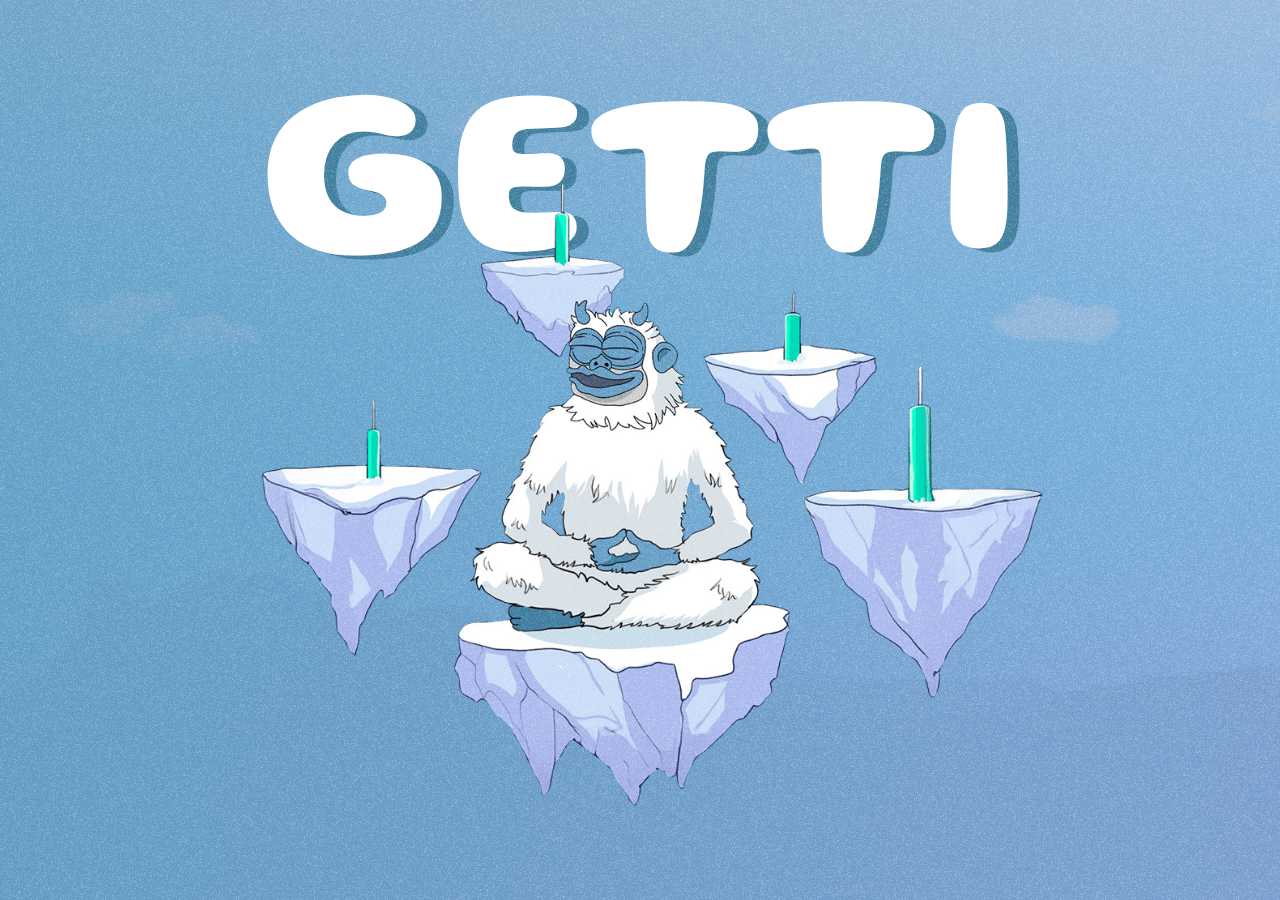
<file: index.htm>
﻿<!DOCTYPE html>
<!--  This site was created in Webflow. https://webflow.com  --><!--  Last Published: Mon Nov 25 2024 06:42:34 GMT+0000 (Coordinated Universal Time)  -->
<html
   data-wf-page="673d59bb7e3f0855aff75e3c"
   data-wf-site="673d59bb7e3f0855aff75e44"
>
   <head>
      <meta charset="utf-8" />
      <title>$GETTI on SOL</title>
      <meta content="Your Favorite Yeti on SOL" name="description" />
      <meta content="$GETTI on SOL" property="og:title" />
      <meta content="Your Favorite Yeti on SOL" property="og:description" />
      <meta
         content="https://cdn.prod.website-files.com/673d59bb7e3f0855aff75e44/6740ef30eeed5138fd785954_ogimage_lofi.jpg"
         property="og:image"
      />
      <meta content="$GETTI on SOL" property="twitter:title" />
      <meta
         content="Your Favorite Yeti on SOL"
         property="twitter:description"
      />
      <meta
         content="https://cdn.prod.website-files.com/673d59bb7e3f0855aff75e44/6740ef30eeed5138fd785954_ogimage_lofi.jpg"
         property="twitter:image"
      />
      <meta property="og:type" content="website" />
      <meta content="summary_large_image" name="twitter:card" />
      <meta content="width=device-width, initial-scale=1" name="viewport" />
      <meta content="Webflow" name="generator" />
      <link href="css/normalize.css" rel="stylesheet" type="text/css" />
      <link href="css/webflow.css" rel="stylesheet" type="text/css" />
      <link href="css/lofi-sui.webflow.css" rel="stylesheet" type="text/css" />
      <link href="https://fonts.googleapis.com" rel="preconnect" />
      <link
         href="https://fonts.gstatic.com"
         rel="preconnect"
         crossorigin="anonymous"
      />
      <script
         src="ajax/libs/webfont/1.6.26/webfont.js"
         type="text/javascript"
      ></script>
      <script type="text/javascript">
         WebFont.load({
            google: {
               families: [
                  'Droid Sans:400,700',
                  'Ubuntu:300,300italic,400,400italic,500,500italic,700,700italic',
                  'Exo:100,100italic,200,200italic,300,300italic,400,400italic,500,500italic,600,600italic,700,700italic,800,800italic,900,900italic',
                  'PT Sans:400,400italic,700,700italic'
               ]
            }
         });
      </script>
      <script type="text/javascript">
         !(function (o, c) {
            var n = c.documentElement,
               t = ' w-mod-';
            (n.className += t + 'js'),
               ('ontouchstart' in o ||
                  (o.DocumentTouch && c instanceof DocumentTouch)) &&
                  (n.className += t + 'touch');
         })(window, document);
      </script>
      <link href="images/favicon.png" rel="shortcut icon" type="image/x-icon" />
      <link href="images/webclip.png" rel="apple-touch-icon" />
      <style>
         /* Apply on any element by adding class "animate-gradient" or attribute animate="gradient" */
         /* You can set a gradient in the designer just as it is now, but we recommend NOT setting it on
"animate-gradient" class. It's better to set it in on a different class and then add "animate-gradient" as a combo class or the attribute just to enable the animation. */
         .animate-gradient,
         [animate='gradient'] {
            background-size: 1500% /* <-- modify gradient size */ auto;
            animation: textGradient 16s /* <-- modify animation speed */ linear
               infinite alternate;
         }
         @keyframes textGradient {
            0% {
               background-position: 0% 50%;
            }
            100% {
               background-position: 100% 50%;
            }
         }
      </style>
      <style>
         @keyframes scroll {
            from {
               transform: translateX(0);
            }
            to {
               transform: translateX(calc(-100% - 1rem));
            }
         }
         .scroll {
            animation: scroll 10s linear infinite;
         }
         .reverse {
            animation-direction: reverse;
         }
         .marquee-image {
            -webkit-transform: translateZ(0);
         }
      </style>
      <style>
         @media (max-width: 768px) {
            .main-text {
               font-size: 100px !important;
            }
            
         }
      </style>
   </head>
   <body class="body-2">
      <div id="hero" class="overlay tophero v2"></div>
      <div
         data-w-id="95e5c0ac-4002-4019-f7c9-1c54bca5633e"
         style="display: block"
         class="preloader"
      ></div>
      <div class="div-block-23">
         <div
            data-collapse="medium"
            data-animation="default"
            data-duration="400"
            bind="18638a64-158e-82a5-ef35-2151b27a4e25"
            data-easing="ease"
            data-easing2="ease"
            role="banner"
            class="navigation w-nav"
         >
            <div class="navigation-wrap"></div>
         </div>
      </div>
      <div id="HomeTopScroll" class="topherov2">
         <div class="div-block-11">
            <div
               data-w-id="6a7221e1-5bc1-08c1-f90e-729a560db1f2"
               class="preloader-wrapper v2 animate-gradient"
            >
               <div class="spaceholder">
                  <h1 class="heading-6 main-text">GETTI</h1>
               </div>
               <div class="preloader-logo-wrapper">
                  <img
                     sizes="(max-width: 991px) 100vw, 98vw"
                     srcset="
                        images/LofiTopScreenIcePlatforms_v2-p-500.png   500w,
                        images/LofiTopScreenIcePlatforms_v2-p-800.png   800w,
                        images/LofiTopScreenIcePlatforms_v2-p-1080.png 1080w,
                        images/LofiTopScreenIcePlatforms_v2.png        1500w
                     "
                     alt=""
                     src="images/LofiTopScreenIcePlatforms_v2.png"
                     loading="lazy"
                     class="preloader-logo desktop v2"
                  />
               </div>
               <!-- <div class="div-block-15">
                  <div class="smiconflex">
                     <div class="left">
                        <a
                           href="https://dexscreener.com/sui/0xd6918afa64d432b84b48088d165b0dda0b7459463a7d66365f7ff890cae22d2d"
                           target="_blank"
                           class="button-link introscreen _3 v2 left w-inline-block"
                           ><img
                              src="images/661375b92a7e161501f4b5e5_dexscreener.322a5a2d.png"
                              loading="lazy"
                              alt=""
                              class="smicon"
                        /></a>
                     </div>
                     <div class="right">
                        <a
                           href="https://t.me/LofiOnSui"
                           target="_blank"
                           class="button-link introscreen _3 v2 left w-inline-block"
                           ><img
                              src="images/telegram.png"
                              loading="lazy"
                              alt=""
                              class="smicon"
                        /></a>
                     </div>
                     <div class="left2">
                        <a
                           href="https://x.com/lofitheyeti"
                           target="_blank"
                           class="button-link introscreen _3 v2 right w-inline-block"
                           ><img
                              src="images/png-transparent-twitter-x-logo.png"
                              loading="lazy"
                              alt=""
                              class="smicon"
                        /></a>
                     </div>
                     <div class="right">
                        <a
                           href="https://www.tiktok.com/@lofitheyeti"
                           target="_blank"
                           class="button-link introscreen _3 v2 left2 w-inline-block"
                           ><img
                              src="images/tiktok.png"
                              loading="lazy"
                              alt=""
                              class="smicon"
                        /></a>
                     </div>
                     <div class="left2">
                        <a
                           href="https://www.instagram.com/lofitheyeti"
                           target="_blank"
                           class="button-link introscreen _3 v2 left2 w-inline-block"
                           ><img
                              src="images/ig.png"
                              loading="lazy"
                              alt=""
                              class="smicon"
                        /></a>
                     </div>
                  </div>
                  <div class="div-block-16">
                     <div class="text-block-11">
                        Your Favorite <br />Yeti on Sui
                     </div>
                  </div>
               </div> -->
            </div>
            <div class="div-block-12">
               <img
                  sizes="100vw"
                  srcset="
                     images/BackgroundImage_TopScreen_IcePlatformsBG-p-500.jpg   500w,
                     images/BackgroundImage_TopScreen_IcePlatformsBG-p-800.jpg   800w,
                     images/BackgroundImage_TopScreen_IcePlatformsBG-p-1080.jpg 1080w,
                     images/BackgroundImage_TopScreen_IcePlatformsBG-p-1600.jpg 1600w,
                     images/BackgroundImage_TopScreen_IcePlatformsBG.jpg        2000w
                  "
                  alt=""
                  src="images/BackgroundImage_TopScreen_IcePlatformsBG.jpg"
                  class="image-6"
               />
            </div>
         </div>
      </div>

      <script
         data-cfasync="false"
         src="cdn-cgi/scripts/5c5dd728/cloudflare-static/email-decode.min.js"
      ></script>
      <script
         src="js/jquery-3.5.1.min.dc5e7f18c8.js?site=673d59bb7e3f0855aff75e44"
         type="text/javascript"
         integrity="sha256-9/aliU8dGd2tb6OSsuzixeV4y/faTqgFtohetphbbj0="
         crossorigin="anonymous"
      ></script>
      <script src="js/webflow.js" type="text/javascript"></script>
   </body>
</html>
</file>
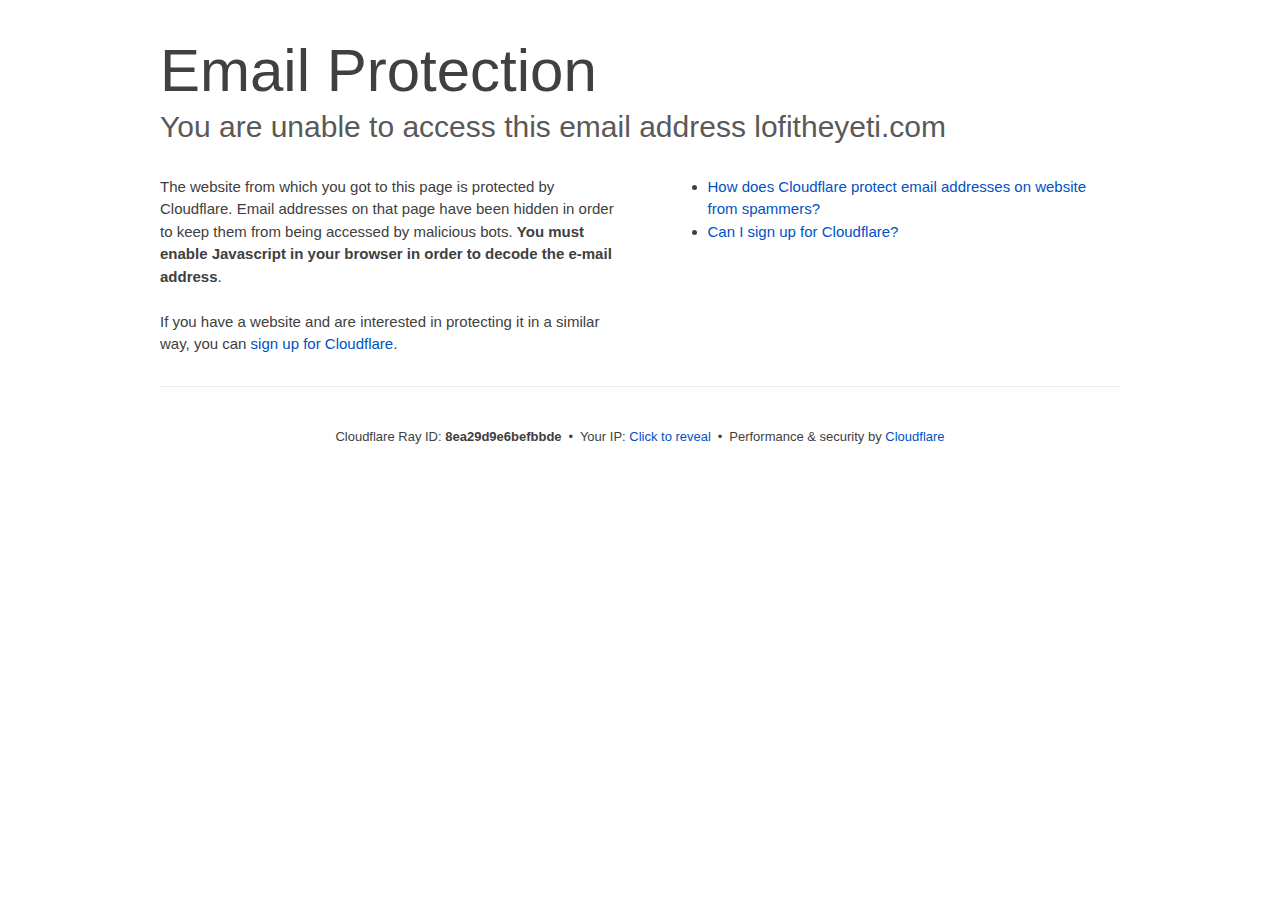
<file: cdn-cgi/l/email-protection.html>
﻿<!DOCTYPE html>
<!--[if lt IE 7]> <html class="no-js ie6 oldie" lang="en-US"> <![endif]-->
<!--[if IE 7]>    <html class="no-js ie7 oldie" lang="en-US"> <![endif]-->
<!--[if IE 8]>    <html class="no-js ie8 oldie" lang="en-US"> <![endif]-->
<!--[if gt IE 8]><!--> <html class="no-js" lang="en-US"> <!--<![endif]-->
<head>
<title>Email Protection | Cloudflare</title>
<meta charset="UTF-8">
<meta http-equiv="Content-Type" content="text/html; charset=UTF-8">
<meta http-equiv="X-UA-Compatible" content="IE=Edge">
<meta name="robots" content="noindex, nofollow">
<meta name="viewport" content="width=device-width,initial-scale=1">
<link rel="stylesheet" id="cf_styles-css" href="../styles/cf.errors.css">
<!--[if lt IE 9]><link rel="stylesheet" id='cf_styles-ie-css' href="/cdn-cgi/styles/cf.errors.ie.css" /><![endif]-->
<style>body{margin:0;padding:0}</style>


<!--[if gte IE 10]><!-->
<script>
  if (!navigator.cookieEnabled) {
    window.addEventListener('DOMContentLoaded', function () {
      var cookieEl = document.getElementById('cookie-alert');
      cookieEl.style.display = 'block';
    })
  }
</script>
<!--<![endif]-->


</head>
<body>
  <div id="cf-wrapper">
    <div class="cf-alert cf-alert-error cf-cookie-error" id="cookie-alert" data-translate="enable_cookies">Please enable cookies.</div>
    <div id="cf-error-details" class="cf-error-details-wrapper">
      <div class="cf-wrapper cf-header cf-error-overview">
        <h1 data-translate="block_headline">Email Protection</h1>
        <h2 class="cf-subheadline"><span data-translate="unable_to_access">You are unable to access this email address</span> lofitheyeti.com</h2>
      </div><!-- /.header -->

      <div class="cf-section cf-wrapper">
        <div class="cf-columns two">
          <div class="cf-column">
            <p>The website from which you got to this page is protected by Cloudflare. Email addresses on that page have been hidden in order to keep them from being accessed by malicious bots. <strong>You must enable Javascript in your browser in order to decode the e-mail address</strong>.</p>
            <p>If you have a website and are interested in protecting it in a similar way, you can <a rel="noopener noreferrer" href="https://www.cloudflare.com/sign-up?utm_source=email_protection">sign up for Cloudflare</a>.</p>
          </div>

          <div class="cf-column">
            <div class="grid_4">
              <div class="rail">
                  <div class="panel">
                      <ul class="nobullets">
                        <li><a rel="noopener noreferrer" class="modal-link-faq" href="https://support.cloudflare.com/hc/en-us/articles/200170016-What-is-Email-Address-Obfuscation-">How does Cloudflare protect email addresses on website from spammers?</a></li>
                        <li><a rel="noopener noreferrer" class="modal-link-faq" href="https://support.cloudflare.com/hc/en-us/categories/200275218-Getting-Started">Can I sign up for Cloudflare?</a></li>
                    </ul>
                </div>
              </div>
            </div>
          </div>
        </div>
      </div><!-- /.section -->

      <div class="cf-error-footer cf-wrapper w-240 lg:w-full py-10 sm:py-4 sm:px-8 mx-auto text-center sm:text-left border-solid border-0 border-t border-gray-300">
  <p class="text-13">
    <span class="cf-footer-item sm:block sm:mb-1">Cloudflare Ray ID: <strong class="font-semibold">8ea29d9e6befbbde</strong></span>
    <span class="cf-footer-separator sm:hidden">&bull;</span>
    <span id="cf-footer-item-ip" class="cf-footer-item hidden sm:block sm:mb-1">
      Your IP:
      <button type="button" id="cf-footer-ip-reveal" class="cf-footer-ip-reveal-btn">Click to reveal</button>
      <span class="hidden" id="cf-footer-ip">130.195.243.11</span>
      <span class="cf-footer-separator sm:hidden">&bull;</span>
    </span>
    <span class="cf-footer-item sm:block sm:mb-1"><span>Performance &amp; security by</span> <a rel="noopener noreferrer" href="https://www.cloudflare.com/5xx-error-landing" id="brand_link" target="_blank">Cloudflare</a></span>
    
  </p>
  <script>(function(){function d(){var b=a.getElementById("cf-footer-item-ip"),c=a.getElementById("cf-footer-ip-reveal");b&&"classList"in b&&(b.classList.remove("hidden"),c.addEventListener("click",function(){c.classList.add("hidden");a.getElementById("cf-footer-ip").classList.remove("hidden")}))}var a=document;document.addEventListener&&a.addEventListener("DOMContentLoaded",d)})();</script>
</div><!-- /.error-footer -->


    </div><!-- /#cf-error-details -->
  </div><!-- /#cf-wrapper -->

  <script>
  window._cf_translation = {};
  
  
</script>

</body>
</html>
</file>
<file: css/webflow.css>
@font-face {
  font-family: 'webflow-icons';
  src: url("[data-uri]") format('truetype');
  font-weight: normal;
  font-style: normal;
}
[class^="w-icon-"],
[class*=" w-icon-"] {
  /* use !important to prevent issues with browser extensions that change fonts */
  font-family: 'webflow-icons' !important;
  speak: none;
  font-style: normal;
  font-weight: normal;
  font-variant: normal;
  text-transform: none;
  line-height: 1;
  /* Better Font Rendering =========== */
  -webkit-font-smoothing: antialiased;
  -moz-osx-font-smoothing: grayscale;
}
.w-icon-slider-right:before {
  content: "\e600";
}
.w-icon-slider-left:before {
  content: "\e601";
}
.w-icon-nav-menu:before {
  content: "\e602";
}
.w-icon-arrow-down:before,
.w-icon-dropdown-toggle:before {
  content: "\e603";
}
.w-icon-file-upload-remove:before {
  content: "\e900";
}
.w-icon-file-upload-icon:before {
  content: "\e903";
}
* {
  -webkit-box-sizing: border-box;
  -moz-box-sizing: border-box;
  box-sizing: border-box;
}
html {
  height: 100%;
}
body {
  margin: 0;
  min-height: 100%;
  background-color: #fff;
  font-family: Arial, sans-serif;
  font-size: 14px;
  line-height: 20px;
  color: #333;
}
img {
  max-width: 100%;
  vertical-align: middle;
  display: inline-block;
}
html.w-mod-touch * {
  background-attachment: scroll !important;
}
.w-block {
  display: block;
}
.w-inline-block {
  max-width: 100%;
  display: inline-block;
}
.w-clearfix:before,
.w-clearfix:after {
  content: " ";
  display: table;
  grid-column-start: 1;
  grid-row-start: 1;
  grid-column-end: 2;
  grid-row-end: 2;
}
.w-clearfix:after {
  clear: both;
}
.w-hidden {
  display: none;
}
.w-button {
  display: inline-block;
  padding: 9px 15px;
  background-color: #3898EC;
  color: white;
  border: 0;
  line-height: inherit;
  text-decoration: none;
  cursor: pointer;
  border-radius: 0;
}
input.w-button {
  -webkit-appearance: button;
}
html[data-w-dynpage] [data-w-cloak] {
  color: transparent !important;
}
.w-code-block {
  margin: unset;
}
pre.w-code-block code {
  all: inherit;
}
.w-optimization {
  display: contents;
}
.w-webflow-badge,
.w-webflow-badge > img {
  box-sizing: unset;
  width: unset;
  height: unset;
  max-height: unset;
  max-width: unset;
  min-height: unset;
  min-width: unset;
  margin: unset;
  padding: unset;
  float: unset;
  clear: unset;
  border: unset;
  border-radius: unset;
  background: unset;
  background-image: unset;
  background-position: unset;
  background-size: unset;
  background-repeat: unset;
  background-origin: unset;
  background-clip: unset;
  background-attachment: unset;
  background-color: unset;
  box-shadow: unset;
  transform: unset;
  transition: unset;
  direction: unset;
  font-family: unset;
  font-weight: unset;
  color: unset;
  font-size: unset;
  line-height: unset;
  font-style: unset;
  font-variant: unset;
  text-align: unset;
  letter-spacing: unset;
  text-decoration: unset;
  text-indent: unset;
  text-transform: unset;
  list-style-type: unset;
  text-shadow: unset;
  vertical-align: unset;
  cursor: unset;
  white-space: unset;
  word-break: unset;
  word-spacing: unset;
  word-wrap: unset;
}
.w-webflow-badge {
  position: fixed !important;
  display: inline-block !important;
  visibility: visible !important;
  opacity: 1 !important;
  z-index: 2147483647 !important;
  top: auto !important;
  right: 12px !important;
  bottom: 12px !important;
  left: auto !important;
  color: #aaadb0 !important;
  background-color: #fff !important;
  border-radius: 3px !important;
  padding: 6px !important;
  font-size: 12px !important;
  line-height: 14px !important;
  text-decoration: none !important;
  transform: none !important;
  margin: 0 !important;
  width: auto !important;
  height: auto !important;
  overflow: unset !important;
  white-space: nowrap;
  box-shadow: 0 0 0 1px rgba(0, 0, 0, 0.1), 0px 1px 3px rgba(0, 0, 0, 0.1);
  cursor: pointer;
}
.w-webflow-badge > img {
  position: unset;
  display: inline-block !important;
  visibility: unset !important;
  opacity: 1 !important;
  vertical-align: middle !important;
}
h1,
h2,
h3,
h4,
h5,
h6 {
  font-weight: bold;
  margin-bottom: 10px;
}
h1 {
  font-size: 38px;
  line-height: 44px;
  margin-top: 20px;
}
h2 {
  font-size: 32px;
  line-height: 36px;
  margin-top: 20px;
}
h3 {
  font-size: 24px;
  line-height: 30px;
  margin-top: 20px;
}
h4 {
  font-size: 18px;
  line-height: 24px;
  margin-top: 10px;
}
h5 {
  font-size: 14px;
  line-height: 20px;
  margin-top: 10px;
}
h6 {
  font-size: 12px;
  line-height: 18px;
  margin-top: 10px;
}
p {
  margin-top: 0;
  margin-bottom: 10px;
}
blockquote {
  margin: 0 0 10px 0;
  padding: 10px 20px;
  border-left: 5px solid #E2E2E2;
  font-size: 18px;
  line-height: 22px;
}
figure {
  margin: 0;
  margin-bottom: 10px;
}
figcaption {
  margin-top: 5px;
  text-align: center;
}
ul,
ol {
  margin-top: 0px;
  margin-bottom: 10px;
  padding-left: 40px;
}
.w-list-unstyled {
  padding-left: 0;
  list-style: none;
}
.w-embed:before,
.w-embed:after {
  content: " ";
  display: table;
  grid-column-start: 1;
  grid-row-start: 1;
  grid-column-end: 2;
  grid-row-end: 2;
}
.w-embed:after {
  clear: both;
}
.w-video {
  width: 100%;
  position: relative;
  padding: 0;
}
.w-video iframe,
.w-video object,
.w-video embed {
  position: absolute;
  top: 0;
  left: 0;
  width: 100%;
  height: 100%;
  border: none;
}
fieldset {
  padding: 0;
  margin: 0;
  border: 0;
}
button,
[type='button'],
[type='reset'] {
  border: 0;
  cursor: pointer;
  -webkit-appearance: button;
}
.w-form {
  margin: 0 0 15px;
}
.w-form-done {
  display: none;
  padding: 20px;
  text-align: center;
  background-color: #dddddd;
}
.w-form-fail {
  display: none;
  margin-top: 10px;
  padding: 10px;
  background-color: #ffdede;
}
label {
  display: block;
  margin-bottom: 5px;
  font-weight: bold;
}
.w-input,
.w-select {
  display: block;
  width: 100%;
  height: 38px;
  padding: 8px 12px;
  margin-bottom: 10px;
  font-size: 14px;
  line-height: 1.42857143;
  color: #333333;
  vertical-align: middle;
  background-color: #ffffff;
  border: 1px solid #cccccc;
}
.w-input::placeholder,
.w-select::placeholder {
  color: #999;
}
.w-input:focus,
.w-select:focus {
  border-color: #3898EC;
  outline: 0;
}
.w-input[disabled],
.w-select[disabled],
.w-input[readonly],
.w-select[readonly],
fieldset[disabled] .w-input,
fieldset[disabled] .w-select {
  cursor: not-allowed;
}
.w-input[disabled]:not(.w-input-disabled),
.w-select[disabled]:not(.w-input-disabled),
.w-input[readonly],
.w-select[readonly],
fieldset[disabled]:not(.w-input-disabled) .w-input,
fieldset[disabled]:not(.w-input-disabled) .w-select {
  background-color: #eeeeee;
}
textarea.w-input,
textarea.w-select {
  height: auto;
}
.w-select {
  background-color: #f3f3f3;
}
.w-select[multiple] {
  height: auto;
}
.w-form-label {
  display: inline-block;
  cursor: pointer;
  font-weight: normal;
  margin-bottom: 0px;
}
.w-radio {
  display: block;
  margin-bottom: 5px;
  padding-left: 20px;
}
.w-radio:before,
.w-radio:after {
  content: " ";
  display: table;
  grid-column-start: 1;
  grid-row-start: 1;
  grid-column-end: 2;
  grid-row-end: 2;
}
.w-radio:after {
  clear: both;
}
.w-radio-input {
  margin: 4px 0 0;
  line-height: normal;
  float: left;
  margin-left: -20px;
}
.w-radio-input {
  margin-top: 3px;
}
.w-file-upload {
  display: block;
  margin-bottom: 10px;
}
.w-file-upload-input {
  width: 0.1px;
  height: 0.1px;
  opacity: 0;
  overflow: hidden;
  position: absolute;
  z-index: -100;
}
.w-file-upload-default,
.w-file-upload-uploading,
.w-file-upload-success {
  display: inline-block;
  color: #333333;
}
.w-file-upload-error {
  display: block;
  margin-top: 10px;
}
.w-file-upload-default.w-hidden,
.w-file-upload-uploading.w-hidden,
.w-file-upload-error.w-hidden,
.w-file-upload-success.w-hidden {
  display: none;
}
.w-file-upload-uploading-btn {
  display: flex;
  font-size: 14px;
  font-weight: normal;
  cursor: pointer;
  margin: 0;
  padding: 8px 12px;
  border: 1px solid #cccccc;
  background-color: #fafafa;
}
.w-file-upload-file {
  display: flex;
  flex-grow: 1;
  justify-content: space-between;
  margin: 0;
  padding: 8px 9px 8px 11px;
  border: 1px solid #cccccc;
  background-color: #fafafa;
}
.w-file-upload-file-name {
  font-size: 14px;
  font-weight: normal;
  display: block;
}
.w-file-remove-link {
  margin-top: 3px;
  margin-left: 10px;
  width: auto;
  height: auto;
  padding: 3px;
  display: block;
  cursor: pointer;
}
.w-icon-file-upload-remove {
  margin: auto;
  font-size: 10px;
}
.w-file-upload-error-msg {
  display: inline-block;
  color: #ea384c;
  padding: 2px 0;
}
.w-file-upload-info {
  display: inline-block;
  line-height: 38px;
  padding: 0 12px;
}
.w-file-upload-label {
  display: inline-block;
  font-size: 14px;
  font-weight: normal;
  cursor: pointer;
  margin: 0;
  padding: 8px 12px;
  border: 1px solid #cccccc;
  background-color: #fafafa;
}
.w-icon-file-upload-icon,
.w-icon-file-upload-uploading {
  display: inline-block;
  margin-right: 8px;
  width: 20px;
}
.w-icon-file-upload-uploading {
  height: 20px;
}
.w-container {
  margin-left: auto;
  margin-right: auto;
  max-width: 940px;
}
.w-container:before,
.w-container:after {
  content: " ";
  display: table;
  grid-column-start: 1;
  grid-row-start: 1;
  grid-column-end: 2;
  grid-row-end: 2;
}
.w-container:after {
  clear: both;
}
.w-container .w-row {
  margin-left: -10px;
  margin-right: -10px;
}
.w-row:before,
.w-row:after {
  content: " ";
  display: table;
  grid-column-start: 1;
  grid-row-start: 1;
  grid-column-end: 2;
  grid-row-end: 2;
}
.w-row:after {
  clear: both;
}
.w-row .w-row {
  margin-left: 0;
  margin-right: 0;
}
.w-col {
  position: relative;
  float: left;
  width: 100%;
  min-height: 1px;
  padding-left: 10px;
  padding-right: 10px;
}
.w-col .w-col {
  padding-left: 0;
  padding-right: 0;
}
.w-col-1 {
  width: 8.33333333%;
}
.w-col-2 {
  width: 16.66666667%;
}
.w-col-3 {
  width: 25%;
}
.w-col-4 {
  width: 33.33333333%;
}
.w-col-5 {
  width: 41.66666667%;
}
.w-col-6 {
  width: 50%;
}
.w-col-7 {
  width: 58.33333333%;
}
.w-col-8 {
  width: 66.66666667%;
}
.w-col-9 {
  width: 75%;
}
.w-col-10 {
  width: 83.33333333%;
}
.w-col-11 {
  width: 91.66666667%;
}
.w-col-12 {
  width: 100%;
}
.w-hidden-main {
  display: none !important;
}
@media screen and (max-width: 991px) {
  .w-container {
    max-width: 728px;
  }
  .w-hidden-main {
    display: inherit !important;
  }
  .w-hidden-medium {
    display: none !important;
  }
  .w-col-medium-1 {
    width: 8.33333333%;
  }
  .w-col-medium-2 {
    width: 16.66666667%;
  }
  .w-col-medium-3 {
    width: 25%;
  }
  .w-col-medium-4 {
    width: 33.33333333%;
  }
  .w-col-medium-5 {
    width: 41.66666667%;
  }
  .w-col-medium-6 {
    width: 50%;
  }
  .w-col-medium-7 {
    width: 58.33333333%;
  }
  .w-col-medium-8 {
    width: 66.66666667%;
  }
  .w-col-medium-9 {
    width: 75%;
  }
  .w-col-medium-10 {
    width: 83.33333333%;
  }
  .w-col-medium-11 {
    width: 91.66666667%;
  }
  .w-col-medium-12 {
    width: 100%;
  }
  .w-col-stack {
    width: 100%;
    left: auto;
    right: auto;
  }
}
@media screen and (max-width: 767px) {
  .w-hidden-main {
    display: inherit !important;
  }
  .w-hidden-medium {
    display: inherit !important;
  }
  .w-hidden-small {
    display: none !important;
  }
  .w-row,
  .w-container .w-row {
    margin-left: 0;
    margin-right: 0;
  }
  .w-col {
    width: 100%;
    left: auto;
    right: auto;
  }
  .w-col-small-1 {
    width: 8.33333333%;
  }
  .w-col-small-2 {
    width: 16.66666667%;
  }
  .w-col-small-3 {
    width: 25%;
  }
  .w-col-small-4 {
    width: 33.33333333%;
  }
  .w-col-small-5 {
    width: 41.66666667%;
  }
  .w-col-small-6 {
    width: 50%;
  }
  .w-col-small-7 {
    width: 58.33333333%;
  }
  .w-col-small-8 {
    width: 66.66666667%;
  }
  .w-col-small-9 {
    width: 75%;
  }
  .w-col-small-10 {
    width: 83.33333333%;
  }
  .w-col-small-11 {
    width: 91.66666667%;
  }
  .w-col-small-12 {
    width: 100%;
  }
}
@media screen and (max-width: 479px) {
  .w-container {
    max-width: none;
  }
  .w-hidden-main {
    display: inherit !important;
  }
  .w-hidden-medium {
    display: inherit !important;
  }
  .w-hidden-small {
    display: inherit !important;
  }
  .w-hidden-tiny {
    display: none !important;
  }
  .w-col {
    width: 100%;
  }
  .w-col-tiny-1 {
    width: 8.33333333%;
  }
  .w-col-tiny-2 {
    width: 16.66666667%;
  }
  .w-col-tiny-3 {
    width: 25%;
  }
  .w-col-tiny-4 {
    width: 33.33333333%;
  }
  .w-col-tiny-5 {
    width: 41.66666667%;
  }
  .w-col-tiny-6 {
    width: 50%;
  }
  .w-col-tiny-7 {
    width: 58.33333333%;
  }
  .w-col-tiny-8 {
    width: 66.66666667%;
  }
  .w-col-tiny-9 {
    width: 75%;
  }
  .w-col-tiny-10 {
    width: 83.33333333%;
  }
  .w-col-tiny-11 {
    width: 91.66666667%;
  }
  .w-col-tiny-12 {
    width: 100%;
  }
}
.w-widget {
  position: relative;
}
.w-widget-map {
  width: 100%;
  height: 400px;
}
.w-widget-map label {
  width: auto;
  display: inline;
}
.w-widget-map img {
  max-width: inherit;
}
.w-widget-map .gm-style-iw {
  text-align: center;
}
.w-widget-map .gm-style-iw > button {
  display: none !important;
}
.w-widget-twitter {
  overflow: hidden;
}
.w-widget-twitter-count-shim {
  display: inline-block;
  vertical-align: top;
  position: relative;
  width: 28px;
  height: 20px;
  text-align: center;
  background: white;
  border: #758696 solid 1px;
  border-radius: 3px;
}
.w-widget-twitter-count-shim * {
  pointer-events: none;
  user-select: none;
}
.w-widget-twitter-count-shim .w-widget-twitter-count-inner {
  position: relative;
  font-size: 15px;
  line-height: 12px;
  text-align: center;
  color: #999;
  font-family: serif;
}
.w-widget-twitter-count-shim .w-widget-twitter-count-clear {
  position: relative;
  display: block;
}
.w-widget-twitter-count-shim.w--large {
  width: 36px;
  height: 28px;
}
.w-widget-twitter-count-shim.w--large .w-widget-twitter-count-inner {
  font-size: 18px;
  line-height: 18px;
}
.w-widget-twitter-count-shim:not(.w--vertical) {
  margin-left: 5px;
  margin-right: 8px;
}
.w-widget-twitter-count-shim:not(.w--vertical).w--large {
  margin-left: 6px;
}
.w-widget-twitter-count-shim:not(.w--vertical):before,
.w-widget-twitter-count-shim:not(.w--vertical):after {
  top: 50%;
  left: 0;
  border: solid transparent;
  content: ' ';
  height: 0;
  width: 0;
  position: absolute;
  pointer-events: none;
}
.w-widget-twitter-count-shim:not(.w--vertical):before {
  border-color: rgba(117, 134, 150, 0);
  border-right-color: #5d6c7b;
  border-width: 4px;
  margin-left: -9px;
  margin-top: -4px;
}
.w-widget-twitter-count-shim:not(.w--vertical).w--large:before {
  border-width: 5px;
  margin-left: -10px;
  margin-top: -5px;
}
.w-widget-twitter-count-shim:not(.w--vertical):after {
  border-color: rgba(255, 255, 255, 0);
  border-right-color: white;
  border-width: 4px;
  margin-left: -8px;
  margin-top: -4px;
}
.w-widget-twitter-count-shim:not(.w--vertical).w--large:after {
  border-width: 5px;
  margin-left: -9px;
  margin-top: -5px;
}
.w-widget-twitter-count-shim.w--vertical {
  width: 61px;
  height: 33px;
  margin-bottom: 8px;
}
.w-widget-twitter-count-shim.w--vertical:before,
.w-widget-twitter-count-shim.w--vertical:after {
  top: 100%;
  left: 50%;
  border: solid transparent;
  content: ' ';
  height: 0;
  width: 0;
  position: absolute;
  pointer-events: none;
}
.w-widget-twitter-count-shim.w--vertical:before {
  border-color: rgba(117, 134, 150, 0);
  border-top-color: #5d6c7b;
  border-width: 5px;
  margin-left: -5px;
}
.w-widget-twitter-count-shim.w--vertical:after {
  border-color: rgba(255, 255, 255, 0);
  border-top-color: white;
  border-width: 4px;
  margin-left: -4px;
}
.w-widget-twitter-count-shim.w--vertical .w-widget-twitter-count-inner {
  font-size: 18px;
  line-height: 22px;
}
.w-widget-twitter-count-shim.w--vertical.w--large {
  width: 76px;
}
.w-background-video {
  position: relative;
  overflow: hidden;
  height: 500px;
  color: white;
}
.w-background-video > video {
  background-size: cover;
  background-position: 50% 50%;
  position: absolute;
  margin: auto;
  width: 100%;
  height: 100%;
  right: -100%;
  bottom: -100%;
  top: -100%;
  left: -100%;
  object-fit: cover;
  z-index: -100;
}
.w-background-video > video::-webkit-media-controls-start-playback-button {
  display: none !important;
  -webkit-appearance: none;
}
.w-background-video--control {
  position: absolute;
  bottom: 1em;
  right: 1em;
  background-color: transparent;
  padding: 0;
}
.w-background-video--control > [hidden] {
  display: none !important;
}
.w-slider {
  position: relative;
  height: 300px;
  text-align: center;
  background: #dddddd;
  clear: both;
  -webkit-tap-highlight-color: rgba(0, 0, 0, 0);
  tap-highlight-color: rgba(0, 0, 0, 0);
}
.w-slider-mask {
  position: relative;
  display: block;
  overflow: hidden;
  z-index: 1;
  left: 0;
  right: 0;
  height: 100%;
  white-space: nowrap;
}
.w-slide {
  position: relative;
  display: inline-block;
  vertical-align: top;
  width: 100%;
  height: 100%;
  white-space: normal;
  text-align: left;
}
.w-slider-nav {
  position: absolute;
  z-index: 2;
  top: auto;
  right: 0;
  bottom: 0;
  left: 0;
  margin: auto;
  padding-top: 10px;
  height: 40px;
  text-align: center;
  -webkit-tap-highlight-color: rgba(0, 0, 0, 0);
  tap-highlight-color: rgba(0, 0, 0, 0);
}
.w-slider-nav.w-round > div {
  border-radius: 100%;
}
.w-slider-nav.w-num > div {
  width: auto;
  height: auto;
  padding: 0.2em 0.5em;
  font-size: inherit;
  line-height: inherit;
}
.w-slider-nav.w-shadow > div {
  box-shadow: 0 0 3px rgba(51, 51, 51, 0.4);
}
.w-slider-nav-invert {
  color: #fff;
}
.w-slider-nav-invert > div {
  background-color: rgba(34, 34, 34, 0.4);
}
.w-slider-nav-invert > div.w-active {
  background-color: #222;
}
.w-slider-dot {
  position: relative;
  display: inline-block;
  width: 1em;
  height: 1em;
  background-color: rgba(255, 255, 255, 0.4);
  cursor: pointer;
  margin: 0 3px 0.5em;
  transition: background-color 100ms, color 100ms;
}
.w-slider-dot.w-active {
  background-color: #fff;
}
.w-slider-dot:focus {
  outline: none;
  box-shadow: 0px 0px 0px 2px #fff;
}
.w-slider-dot:focus.w-active {
  box-shadow: none;
}
.w-slider-arrow-left,
.w-slider-arrow-right {
  position: absolute;
  width: 80px;
  top: 0;
  right: 0;
  bottom: 0;
  left: 0;
  margin: auto;
  cursor: pointer;
  overflow: hidden;
  color: white;
  font-size: 40px;
  -webkit-tap-highlight-color: rgba(0, 0, 0, 0);
  tap-highlight-color: rgba(0, 0, 0, 0);
  user-select: none;
}
.w-slider-arrow-left [class^='w-icon-'],
.w-slider-arrow-right [class^='w-icon-'],
.w-slider-arrow-left [class*=' w-icon-'],
.w-slider-arrow-right [class*=' w-icon-'] {
  position: absolute;
}
.w-slider-arrow-left:focus,
.w-slider-arrow-right:focus {
  outline: 0;
}
.w-slider-arrow-left {
  z-index: 3;
  right: auto;
}
.w-slider-arrow-right {
  z-index: 4;
  left: auto;
}
.w-icon-slider-left,
.w-icon-slider-right {
  top: 0;
  right: 0;
  bottom: 0;
  left: 0;
  margin: auto;
  width: 1em;
  height: 1em;
}
.w-slider-aria-label {
  border: 0;
  clip: rect(0 0 0 0);
  height: 1px;
  margin: -1px;
  overflow: hidden;
  padding: 0;
  position: absolute;
  width: 1px;
}
.w-slider-force-show {
  display: block !important;
}
.w-dropdown {
  display: inline-block;
  position: relative;
  text-align: left;
  margin-left: auto;
  margin-right: auto;
  z-index: 900;
}
.w-dropdown-btn,
.w-dropdown-toggle,
.w-dropdown-link {
  position: relative;
  vertical-align: top;
  text-decoration: none;
  color: #222222;
  padding: 20px;
  text-align: left;
  margin-left: auto;
  margin-right: auto;
  white-space: nowrap;
}
.w-dropdown-toggle {
  user-select: none;
  display: inline-block;
  cursor: pointer;
  padding-right: 40px;
}
.w-dropdown-toggle:focus {
  outline: 0;
}
.w-icon-dropdown-toggle {
  position: absolute;
  top: 0;
  right: 0;
  bottom: 0;
  margin: auto;
  margin-right: 20px;
  width: 1em;
  height: 1em;
}
.w-dropdown-list {
  position: absolute;
  background: #dddddd;
  display: none;
  min-width: 100%;
}
.w-dropdown-list.w--open {
  display: block;
}
.w-dropdown-link {
  padding: 10px 20px;
  display: block;
  color: #222222;
}
.w-dropdown-link.w--current {
  color: #0082f3;
}
.w-dropdown-link:focus {
  outline: 0;
}
@media screen and (max-width: 767px) {
  .w-nav-brand {
    padding-left: 10px;
  }
}
/**
 * ## Note
 * Safari (on both iOS and OS X) does not handle viewport units (vh, vw) well.
 * For example percentage units do not work on descendants of elements that
 * have any dimensions expressed in viewport units. It also doesn’t handle them at
 * all in `calc()`.
 */
/**
 * Wrapper around all lightbox elements
 *
 * 1. Since the lightbox can receive focus, IE also gives it an outline.
 * 2. Fixes flickering on Chrome when a transition is in progress
 *    underneath the lightbox.
 */
.w-lightbox-backdrop {
  cursor: auto;
  font-style: normal;
  letter-spacing: normal;
  list-style: disc;
  text-indent: 0;
  text-shadow: none;
  text-transform: none;
  visibility: visible;
  white-space: normal;
  word-break: normal;
  word-spacing: normal;
  word-wrap: normal;
  position: fixed;
  top: 0;
  right: 0;
  bottom: 0;
  left: 0;
  color: #fff;
  font-family: "Helvetica Neue", Helvetica, Ubuntu, "Segoe UI", Verdana, sans-serif;
  font-size: 17px;
  line-height: 1.2;
  font-weight: 300;
  text-align: center;
  background: rgba(0, 0, 0, 0.9);
  z-index: 2000;
  outline: 0;
  /* 1 */
  opacity: 0;
  -webkit-user-select: none;
  -moz-user-select: none;
  -webkit-tap-highlight-color: transparent;
  -webkit-transform: translate(0, 0);
  /* 2 */
}
/**
 * Neat trick to bind the rubberband effect to our canvas instead of the whole
 * document on iOS. It also prevents a bug that causes the document underneath to scroll.
 */
.w-lightbox-backdrop,
.w-lightbox-container {
  height: 100%;
  overflow: auto;
  -webkit-overflow-scrolling: touch;
}
.w-lightbox-content {
  position: relative;
  height: 100vh;
  overflow: hidden;
}
.w-lightbox-view {
  position: absolute;
  width: 100vw;
  height: 100vh;
  opacity: 0;
}
.w-lightbox-view:before {
  content: "";
  height: 100vh;
}
/* .w-lightbox-content */
.w-lightbox-group,
.w-lightbox-group .w-lightbox-view,
.w-lightbox-group .w-lightbox-view:before {
  height: 86vh;
}
.w-lightbox-frame,
.w-lightbox-view:before {
  display: inline-block;
  vertical-align: middle;
}
/*
 * 1. Remove default margin set by user-agent on the <figure> element.
 */
.w-lightbox-figure {
  position: relative;
  margin: 0;
  /* 1 */
}
.w-lightbox-group .w-lightbox-figure {
  cursor: pointer;
}
/**
 * IE adds image dimensions as width and height attributes on the IMG tag,
 * but we need both width and height to be set to auto to enable scaling.
 */
.w-lightbox-img {
  width: auto;
  height: auto;
  max-width: none;
}
/**
 * 1. Reset if style is set by user on "All Images"
 */
.w-lightbox-image {
  display: block;
  float: none;
  /* 1 */
  max-width: 100vw;
  max-height: 100vh;
}
.w-lightbox-group .w-lightbox-image {
  max-height: 86vh;
}
.w-lightbox-caption {
  position: absolute;
  right: 0;
  bottom: 0;
  left: 0;
  padding: 0.5em 1em;
  background: rgba(0, 0, 0, 0.4);
  text-align: left;
  text-overflow: ellipsis;
  white-space: nowrap;
  overflow: hidden;
}
.w-lightbox-embed {
  position: absolute;
  top: 0;
  right: 0;
  bottom: 0;
  left: 0;
  width: 100%;
  height: 100%;
}
.w-lightbox-control {
  position: absolute;
  top: 0;
  width: 4em;
  background-size: 24px;
  background-repeat: no-repeat;
  background-position: center;
  cursor: pointer;
  -webkit-transition: all 0.3s;
  transition: all 0.3s;
}
.w-lightbox-left {
  display: none;
  bottom: 0;
  left: 0;
  /* <svg xmlns="http://www.w3.org/2000/svg" viewBox="-20 0 24 40" width="24" height="40"><g transform="rotate(45)"><path d="m0 0h5v23h23v5h-28z" opacity=".4"/><path d="m1 1h3v23h23v3h-26z" fill="#fff"/></g></svg> */
  background-image: url("[data-uri]");
}
.w-lightbox-right {
  display: none;
  right: 0;
  bottom: 0;
  /* <svg xmlns="http://www.w3.org/2000/svg" viewBox="-4 0 24 40" width="24" height="40"><g transform="rotate(45)"><path d="m0-0h28v28h-5v-23h-23z" opacity=".4"/><path d="m1 1h26v26h-3v-23h-23z" fill="#fff"/></g></svg> */
  background-image: url("[data-uri]");
}
/*
 * Without specifying the with and height inside the SVG, all versions of IE render the icon too small.
 * The bug does not seem to manifest itself if the elements are tall enough such as the above arrows.
 * (http://stackoverflow.com/questions/16092114/background-size-differs-in-internet-explorer)
 */
.w-lightbox-close {
  right: 0;
  height: 2.6em;
  /* <svg xmlns="http://www.w3.org/2000/svg" viewBox="-4 0 18 17" width="18" height="17"><g transform="rotate(45)"><path d="m0 0h7v-7h5v7h7v5h-7v7h-5v-7h-7z" opacity=".4"/><path d="m1 1h7v-7h3v7h7v3h-7v7h-3v-7h-7z" fill="#fff"/></g></svg> */
  background-image: url("[data-uri]");
  background-size: 18px;
}
/**
 * 1. All IE versions add extra space at the bottom without this.
 */
.w-lightbox-strip {
  position: absolute;
  bottom: 0;
  left: 0;
  right: 0;
  padding: 0 1vh;
  line-height: 0;
  /* 1 */
  white-space: nowrap;
  overflow-x: auto;
  overflow-y: hidden;
}
/*
 * 1. We use content-box to avoid having to do `width: calc(10vh + 2vw)`
 *    which doesn’t work in Safari anyway.
 * 2. Chrome renders images pixelated when switching to GPU. Making sure
 *    the parent is also rendered on the GPU (by setting translate3d for
 *    example) fixes this behavior.
 */
.w-lightbox-item {
  display: inline-block;
  width: 10vh;
  padding: 2vh 1vh;
  box-sizing: content-box;
  /* 1 */
  cursor: pointer;
  -webkit-transform: translate3d(0, 0, 0);
  /* 2 */
}
.w-lightbox-active {
  opacity: 0.3;
}
.w-lightbox-thumbnail {
  position: relative;
  height: 10vh;
  background: #222;
  overflow: hidden;
}
.w-lightbox-thumbnail-image {
  position: absolute;
  top: 0;
  left: 0;
}
.w-lightbox-thumbnail .w-lightbox-tall {
  top: 50%;
  width: 100%;
  -webkit-transform: translate(0, -50%);
  transform: translate(0, -50%);
}
.w-lightbox-thumbnail .w-lightbox-wide {
  left: 50%;
  height: 100%;
  -webkit-transform: translate(-50%, 0);
  transform: translate(-50%, 0);
}
/*
 * Spinner
 *
 * Absolute pixel values are used to avoid rounding errors that would cause
 * the white spinning element to be misaligned with the track.
 */
.w-lightbox-spinner {
  position: absolute;
  top: 50%;
  left: 50%;
  box-sizing: border-box;
  width: 40px;
  height: 40px;
  margin-top: -20px;
  margin-left: -20px;
  border: 5px solid rgba(0, 0, 0, 0.4);
  border-radius: 50%;
  -webkit-animation: spin 0.8s infinite linear;
  animation: spin 0.8s infinite linear;
}
.w-lightbox-spinner:after {
  content: "";
  position: absolute;
  top: -4px;
  right: -4px;
  bottom: -4px;
  left: -4px;
  border: 3px solid transparent;
  border-bottom-color: #fff;
  border-radius: 50%;
}
/*
 * Utility classes
 */
.w-lightbox-hide {
  display: none;
}
.w-lightbox-noscroll {
  overflow: hidden;
}
@media (min-width: 768px) {
  .w-lightbox-content {
    height: 96vh;
    margin-top: 2vh;
  }
  .w-lightbox-view,
  .w-lightbox-view:before {
    height: 96vh;
  }
  /* .w-lightbox-content */
  .w-lightbox-group,
  .w-lightbox-group .w-lightbox-view,
  .w-lightbox-group .w-lightbox-view:before {
    height: 84vh;
  }
  .w-lightbox-image {
    max-width: 96vw;
    max-height: 96vh;
  }
  .w-lightbox-group .w-lightbox-image {
    max-width: 82.3vw;
    max-height: 84vh;
  }
  .w-lightbox-left,
  .w-lightbox-right {
    display: block;
    opacity: 0.5;
  }
  .w-lightbox-close {
    opacity: 0.8;
  }
  .w-lightbox-control:hover {
    opacity: 1;
  }
}
.w-lightbox-inactive,
.w-lightbox-inactive:hover {
  opacity: 0;
}
.w-richtext:before,
.w-richtext:after {
  content: " ";
  display: table;
  grid-column-start: 1;
  grid-row-start: 1;
  grid-column-end: 2;
  grid-row-end: 2;
}
.w-richtext:after {
  clear: both;
}
.w-richtext[contenteditable="true"]:before,
.w-richtext[contenteditable="true"]:after {
  white-space: initial;
}
.w-richtext ol,
.w-richtext ul {
  overflow: hidden;
}
.w-richtext .w-richtext-figure-selected.w-richtext-figure-type-video div:after,
.w-richtext .w-richtext-figure-selected[data-rt-type="video"] div:after {
  outline: 2px solid #2895f7;
}
.w-richtext .w-richtext-figure-selected.w-richtext-figure-type-image div,
.w-richtext .w-richtext-figure-selected[data-rt-type="image"] div {
  outline: 2px solid #2895f7;
}
.w-richtext figure.w-richtext-figure-type-video > div:after,
.w-richtext figure[data-rt-type="video"] > div:after {
  content: '';
  position: absolute;
  display: none;
  left: 0;
  top: 0;
  right: 0;
  bottom: 0;
}
.w-richtext figure {
  position: relative;
  max-width: 60%;
}
.w-richtext figure > div:before {
  cursor: default!important;
}
.w-richtext figure img {
  width: 100%;
}
.w-richtext figure figcaption.w-richtext-figcaption-placeholder {
  opacity: 0.6;
}
.w-richtext figure div {
  /* fix incorrectly sized selection border in the data manager */
  font-size: 0px;
  color: transparent;
}
.w-richtext figure.w-richtext-figure-type-image,
.w-richtext figure[data-rt-type="image"] {
  display: table;
}
.w-richtext figure.w-richtext-figure-type-image > div,
.w-richtext figure[data-rt-type="image"] > div {
  display: inline-block;
}
.w-richtext figure.w-richtext-figure-type-image > figcaption,
.w-richtext figure[data-rt-type="image"] > figcaption {
  display: table-caption;
  caption-side: bottom;
}
.w-richtext figure.w-richtext-figure-type-video,
.w-richtext figure[data-rt-type="video"] {
  width: 60%;
  height: 0;
}
.w-richtext figure.w-richtext-figure-type-video iframe,
.w-richtext figure[data-rt-type="video"] iframe {
  position: absolute;
  top: 0;
  left: 0;
  width: 100%;
  height: 100%;
}
.w-richtext figure.w-richtext-figure-type-video > div,
.w-richtext figure[data-rt-type="video"] > div {
  width: 100%;
}
.w-richtext figure.w-richtext-align-center {
  margin-right: auto;
  margin-left: auto;
  clear: both;
}
.w-richtext figure.w-richtext-align-center.w-richtext-figure-type-image > div,
.w-richtext figure.w-richtext-align-center[data-rt-type="image"] > div {
  max-width: 100%;
}
.w-richtext figure.w-richtext-align-normal {
  clear: both;
}
.w-richtext figure.w-richtext-align-fullwidth {
  width: 100%;
  max-width: 100%;
  text-align: center;
  clear: both;
  display: block;
  margin-right: auto;
  margin-left: auto;
}
.w-richtext figure.w-richtext-align-fullwidth > div {
  display: inline-block;
  /* padding-bottom is used for aspect ratios in video figures
      we want the div to inherit that so hover/selection borders in the designer-canvas
      fit right*/
  padding-bottom: inherit;
}
.w-richtext figure.w-richtext-align-fullwidth > figcaption {
  display: block;
}
.w-richtext figure.w-richtext-align-floatleft {
  float: left;
  margin-right: 15px;
  clear: none;
}
.w-richtext figure.w-richtext-align-floatright {
  float: right;
  margin-left: 15px;
  clear: none;
}
.w-nav {
  position: relative;
  background: #dddddd;
  z-index: 1000;
}
.w-nav:before,
.w-nav:after {
  content: " ";
  display: table;
  grid-column-start: 1;
  grid-row-start: 1;
  grid-column-end: 2;
  grid-row-end: 2;
}
.w-nav:after {
  clear: both;
}
.w-nav-brand {
  position: relative;
  float: left;
  text-decoration: none;
  color: #333333;
}
.w-nav-link {
  position: relative;
  display: inline-block;
  vertical-align: top;
  text-decoration: none;
  color: #222222;
  padding: 20px;
  text-align: left;
  margin-left: auto;
  margin-right: auto;
}
.w-nav-link.w--current {
  color: #0082f3;
}
.w-nav-menu {
  position: relative;
  float: right;
}
[data-nav-menu-open] {
  display: block !important;
  position: absolute;
  top: 100%;
  left: 0;
  right: 0;
  background: #C8C8C8;
  text-align: center;
  overflow: visible;
  min-width: 200px;
}
.w--nav-link-open {
  display: block;
  position: relative;
}
.w-nav-overlay {
  position: absolute;
  overflow: hidden;
  display: none;
  top: 100%;
  left: 0;
  right: 0;
  width: 100%;
}
.w-nav-overlay [data-nav-menu-open] {
  top: 0;
}
.w-nav[data-animation='over-left'] .w-nav-overlay {
  width: auto;
}
.w-nav[data-animation='over-left'] .w-nav-overlay,
.w-nav[data-animation='over-left'] [data-nav-menu-open] {
  right: auto;
  z-index: 1;
  top: 0;
}
.w-nav[data-animation='over-right'] .w-nav-overlay {
  width: auto;
}
.w-nav[data-animation='over-right'] .w-nav-overlay,
.w-nav[data-animation='over-right'] [data-nav-menu-open] {
  left: auto;
  z-index: 1;
  top: 0;
}
.w-nav-button {
  position: relative;
  float: right;
  padding: 18px;
  font-size: 24px;
  display: none;
  cursor: pointer;
  -webkit-tap-highlight-color: rgba(0, 0, 0, 0);
  tap-highlight-color: rgba(0, 0, 0, 0);
  user-select: none;
}
.w-nav-button:focus {
  outline: 0;
}
.w-nav-button.w--open {
  background-color: #C8C8C8;
  color: white;
}
.w-nav[data-collapse='all'] .w-nav-menu {
  display: none;
}
.w-nav[data-collapse='all'] .w-nav-button {
  display: block;
}
.w--nav-dropdown-open {
  display: block;
}
.w--nav-dropdown-toggle-open {
  display: block;
}
.w--nav-dropdown-list-open {
  position: static;
}
@media screen and (max-width: 991px) {
  .w-nav[data-collapse='medium'] .w-nav-menu {
    display: none;
  }
  .w-nav[data-collapse='medium'] .w-nav-button {
    display: block;
  }
}
@media screen and (max-width: 767px) {
  .w-nav[data-collapse='small'] .w-nav-menu {
    display: none;
  }
  .w-nav[data-collapse='small'] .w-nav-button {
    display: block;
  }
  .w-nav-brand {
    padding-left: 10px;
  }
}
@media screen and (max-width: 479px) {
  .w-nav[data-collapse='tiny'] .w-nav-menu {
    display: none;
  }
  .w-nav[data-collapse='tiny'] .w-nav-button {
    display: block;
  }
}
.w-tabs {
  position: relative;
}
.w-tabs:before,
.w-tabs:after {
  content: " ";
  display: table;
  grid-column-start: 1;
  grid-row-start: 1;
  grid-column-end: 2;
  grid-row-end: 2;
}
.w-tabs:after {
  clear: both;
}
.w-tab-menu {
  position: relative;
}
.w-tab-link {
  position: relative;
  display: inline-block;
  vertical-align: top;
  text-decoration: none;
  padding: 9px 30px;
  text-align: left;
  cursor: pointer;
  color: #222222;
  background-color: #dddddd;
}
.w-tab-link.w--current {
  background-color: #C8C8C8;
}
.w-tab-link:focus {
  outline: 0;
}
.w-tab-content {
  position: relative;
  display: block;
  overflow: hidden;
}
.w-tab-pane {
  position: relative;
  display: none;
}
.w--tab-active {
  display: block;
}
@media screen and (max-width: 479px) {
  .w-tab-link {
    display: block;
  }
}
.w-ix-emptyfix:after {
  content: "";
}
@keyframes spin {
  0% {
    transform: rotate(0deg);
  }
  100% {
    transform: rotate(360deg);
  }
}
.w-dyn-empty {
  padding: 10px;
  background-color: #dddddd;
}
.w-dyn-hide {
  display: none !important;
}
.w-dyn-bind-empty {
  display: none !important;
}
.w-condition-invisible {
  display: none !important;
}
.wf-layout-layout {
  display: grid;
}
.w-code-component > * {
  height: 100%;
  width: 100%;
  position: absolute;
  top: 0;
  left: 0;
}
</file>
<file: css/lofi-sui.webflow.css>
:root {
  --darkprimary: #232d41;
  --primary-light: #fff;
  --mid-accent-1: #c8dcf7;
  --blue-primary: #a8b8ed;
  --grey-primary: #d6e0e5;
  --dark-accent-2: #447c9b;
  --blue-accent-darkest: #4a516d;
  --waves-library--black: #131313;
  --dark-accent-1: #659cc3;
}

.w-layout-grid {
  grid-row-gap: 16px;
  grid-column-gap: 16px;
  grid-template-rows: auto auto;
  grid-template-columns: 1fr 1fr;
  grid-auto-columns: 1fr;
  display: grid;
}

body {
  background-color: var(--darkprimary);
  color: var(--darkprimary);
  flex-direction: column;
  padding-top: 88px;
  padding-left: 20px;
  padding-right: 20px;
  font-family: "Baloo Thambi 2";
  font-size: 2rem;
  font-weight: 500;
  line-height: 2.6rem;
}

h1 {
  margin-top: 0;
  margin-bottom: 10px;
  font-size: 9.6rem;
  font-weight: 700;
  line-height: 1;
}

h2 {
  margin-top: 0;
  margin-bottom: 16px;
  font-size: 7rem;
  font-weight: 700;
  line-height: 1;
}

h3 {
  margin-top: 0;
  margin-bottom: 10px;
  font-size: 3.6rem;
  font-weight: 700;
  line-height: 4.4rem;
}

h4 {
  color: var(--primary-light);
  margin-top: 10px;
  margin-bottom: 10px;
  font-family: "Saiba 45";
  font-size: 18px;
  font-weight: 400;
  line-height: 24px;
}

p {
  margin-bottom: 24px;
}

a {
  color: var(--darkprimary);
  align-items: center;
  font-weight: 600;
  text-decoration: underline;
}

a:hover {
  color: #000000b3;
}

ul {
  margin-top: 0;
  margin-bottom: 10px;
  padding-left: 40px;
  font-size: 2rem;
}

li {
  margin-bottom: 6px;
}

img {
  max-width: 100%;
  display: inline-block;
}

blockquote {
  background-color: var(--mid-accent-1);
  border: 4px solid #000;
  margin-top: 36px;
  margin-bottom: 36px;
  padding: 24px 30px;
  font-size: 24px;
  font-weight: 700;
  line-height: 1.4;
}

.site-container {
  background-color: #fff;
  height: 100vh;
  margin-left: auto;
  margin-right: auto;
}

.header {
  z-index: 9999999;
  background-color: var(--mid-accent-1);
  border-bottom: 4px solid #000;
  border-top-left-radius: 4px;
  border-top-right-radius: 4px;
  align-items: stretch;
  width: 100%;
  margin-right: auto;
  display: flex;
  position: fixed;
  top: 20px;
}

.button-circles-wrap {
  border-top-left-radius: 3px;
  border-top-right-radius: 3px;
  flex-direction: row;
  align-items: center;
  margin-top: -10px;
  display: flex;
  position: absolute;
  top: 50%;
}

.button-circle {
  background-color: var(--primary-light);
  border: 4px solid #000;
  border-radius: 10px;
  width: 20px;
  height: 20px;
  margin-right: 8px;
}

.button-circle.close:hover {
  background-color: #ff7c74;
}

.container {
  width: 95vw;
  max-width: 1400px;
  margin-left: auto;
  margin-right: auto;
}

.container.course-cta {
  position: relative;
}

.container.about {
  grid-column-gap: 20px;
  grid-row-gap: 20px;
  flex-flow: column;
  grid-template-rows: auto;
  grid-template-columns: 1fr 1fr;
  grid-auto-columns: 1fr;
  justify-content: center;
  align-items: stretch;
  width: 95vw;
  display: grid;
}

.container.about._2 {
  flex-flow: row;
}

.container.margin {
  grid-column-gap: 20px;
  grid-row-gap: 20px;
  justify-content: center;
  align-items: center;
  max-width: 1400px;
  margin-top: 20px;
  display: flex;
}

.container.margin.no-max-width {
  max-width: 1400px;
}

.container.grid.addmargin {
  margin-top: 10rem;
  margin-bottom: 8rem;
}

.container.grid.addmargin.fullwidth {
  width: 100%;
  max-width: none;
  margin-bottom: 0;
}

.container.grid.addmargin.fullwidth.v2 {
  margin-bottom: 2rem;
}

.container.cliffside {
  z-index: 2;
  position: relative;
}

.nav-link {
  color: var(--darkprimary);
  padding: 20px 20px 16px;
  font-family: Droid Sans, sans-serif;
  font-size: 2rem;
  font-weight: 700;
  line-height: 3rem;
  text-decoration: none;
  transition: all .25s;
  display: inline-block;
}

.nav-link:hover, .nav-link.w--current {
  background-color: var(--darkprimary);
  color: var(--primary-light);
}

.section {
  background-image: linear-gradient(180deg, var(--darkprimary), #1e1b19 44%, var(--blue-primary));
  border-bottom: 4px solid #000;
  padding-top: 120px;
  padding-bottom: 120px;
  position: relative;
}

.section.hero-section {
  background-image: url('../images/surfinBG.jpg');
  background-position: 50%;
  background-repeat: no-repeat;
  background-size: cover;
  background-attachment: scroll;
  border-bottom-style: none;
  min-height: 100svh;
  padding-top: 0;
  padding-bottom: 0;
  overflow: clip;
}

.section.hero-section.rocket {
  background-image: none;
  justify-content: center;
  align-items: center;
  display: flex;
}

.section.hero-section.story {
  justify-content: center;
  align-items: center;
  display: flex;
}

.section.hero-section.frozen {
  background-image: none;
  justify-content: center;
  align-items: center;
  display: flex;
}

.section.hero-section.frozen._2 {
  background-image: linear-gradient(180deg, #6188d6 14%, var(--grey-primary) 26%);
}

.section.hero-section.cliffside {
  background-image: url('../images/cliffside_fullbg.jpg');
  background-position: 50% 0;
  justify-content: center;
  align-items: center;
  display: flex;
  overflow: hidden;
}

.section.hero-section.cliffside.gradientadd {
  background-image: linear-gradient(#a8b8ed00 40%, #6992da), url('../images/cliffside_fullbg.jpg');
  background-position: 0 0, 50% 0;
  background-repeat: repeat, no-repeat;
  background-size: auto, cover;
  background-attachment: scroll, scroll;
}

.section.hero-section.yetichillin {
  background-image: none;
  justify-content: center;
  align-items: center;
  min-height: auto;
  display: flex;
}

.section.hero-section.tokenomics {
  background-image: url('../images/tokenomics_bg.jpg');
  background-position: 50%;
  background-size: cover;
  justify-content: center;
  align-items: flex-end;
  min-height: 100svh;
  padding-top: 10rem;
  display: flex;
}

.section.projects {
  background-image: url('../images/pattern-grey.svg');
  background-position: 0 0;
  background-size: 6px;
  width: 100%;
  height: 165vh;
  padding-top: 146px;
  position: relative;
}

.section.blog-posts {
  height: 1240px;
  position: relative;
}

.section.pattern {
  background-image: url('../images/pattern-grey.svg');
  background-position: 0 0;
  background-size: 6px;
}

.section.small-section {
  padding-top: 60px;
  padding-bottom: 60px;
}

.section.projects2 {
  background-image: radial-gradient(circle, #b43426d6 21%, #000000ab), url('../images/fullscreen_cyberpunkBG_v2.jpg');
  background-position: 0 0, 50% 0;
  background-repeat: repeat, no-repeat;
  background-size: auto, cover;
  width: auto;
  height: auto;
  padding-top: 146px;
  position: relative;
}

.section._2 {
  background-image: linear-gradient(180deg, var(--darkprimary), #1e1b19 44%, #272727);
  border-bottom-style: none;
}

.grid-hero {
  grid-column-gap: 30px;
  grid-row-gap: 30px;
  grid-template-rows: auto;
  grid-template-columns: 1fr 1fr;
  grid-auto-columns: 1fr;
  place-items: center stretch;
  margin-bottom: 0;
  display: grid;
}

.grid-hero.flexdesktopdown {
  flex-flow: column;
  display: flex;
}

.grid-hero.flexdesktopdown.v2 {
  flex-flow: column-reverse;
}

.heading-jumbo {
  color: var(--primary-light);
  text-shadow: 3px 2px 0 var(--dark-accent-2);
  flex: 1;
  margin: 0 auto;
  font-family: Gluten, Impact, sans-serif;
  font-size: 5rem;
  font-weight: 400;
  line-height: .9;
}

.heading-jumbo.smaller {
  text-transform: uppercase;
  font-size: 1.35rem;
  font-weight: 600;
}

.heading-jumbo.medium {
  font-size: 3rem;
  font-weight: 600;
}

.subhead {
  font-size: 3rem;
  line-height: 3.6rem;
}

.subhead.space-bottom-36 {
  color: var(--primary-light);
  margin-top: 20px;
  font-family: Ubuntu, Helvetica, sans-serif;
  font-size: 1.15rem;
  font-weight: 300;
  line-height: 1.35;
}

.topimage {
  color: var(--darkprimary);
  width: auto;
  transition: all .35s;
  position: relative;
  top: 12.5rem;
}

.dropdown-toggle {
  color: var(--darkprimary);
  padding: 20px 20px 16px;
  font-size: 2.8rem;
  font-weight: 600;
  line-height: 1;
}

.dropdown-toggle:hover {
  background-color: var(--darkprimary);
  color: var(--primary-light);
}

.nav-dropdown-link {
  padding: 12px 15px;
  font-size: 22px;
  font-weight: 600;
}

.nav-dropdown-link:hover {
  background-color: var(--darkprimary);
  color: var(--primary-light);
}

.nav-dropdown-list.w--open {
  z-index: 99999999;
  border: 4px solid #000;
  box-shadow: 8px 8px #000;
}

.nav-menu {
  align-items: center;
  display: flex;
}

.logo-wrapper {
  flex-direction: row;
  align-items: center;
  padding-left: 20px;
  padding-right: 20px;
  display: flex;
}

.logo-wrapper:hover {
  background-color: var(--darkprimary);
}

.logo-wrapper.w--current {
  background-color: var(--darkprimary);
  padding-left: 20px;
  padding-right: 20px;
  transition: all .25s;
}

.logo-wrapper.w--current:hover {
  background-color: var(--blue-primary);
}

.quick-links-wrapper {
  z-index: 1;
  grid-column-gap: 0px;
  grid-row-gap: 0px;
  border: 4px solid var(--darkprimary);
  background-color: var(--primary-light);
  border-top-left-radius: 50px;
  border-bottom-right-radius: 50px;
  grid-template-rows: auto;
  grid-template-columns: 1fr 1fr;
  grid-auto-columns: 1fr;
  margin-bottom: -40px;
  display: grid;
  position: relative;
  overflow: hidden;
}

.ql-link {
  border-right: 4px solid var(--darkprimary);
  color: var(--darkprimary);
  -webkit-text-stroke-width: 1px;
  background-image: url('../images/telegram_1telegram.webp');
  background-position: 90%;
  background-repeat: no-repeat;
  background-size: 40px;
  border-bottom: 4px solid #000;
  width: auto;
  padding: 20px;
  font-family: "Saiba 45 Outline";
  font-size: 2rem;
  font-weight: 400;
  text-decoration: none;
  transition: all .35s;
  display: inline-block;
}

.ql-link:hover {
  background-color: var(--blue-primary);
  color: var(--primary-light);
  background-image: url('../images/arrow-link-white.svg');
}

.ql-link.last {
  border-right-style: none;
}

.ql-link.last.dexscreener {
  background-image: url('../images/dexscreener_1dexscreener.png');
}

.ql-link.last.birdeye {
  background-image: url('../images/birdeyefinal_1birdeyefinal.png');
}

.ql-link.twitter {
  -webkit-text-fill-color: inherit;
  background-image: url('../images/xlogoFINAL_1xlogoFINAL.png');
  background-clip: border-box;
  font-size: 2.4rem;
}

.ql-link.telegram:hover {
  background-image: url('../images/telegram_1telegram.webp');
}

.ql-link.dextools {
  background-image: url('../images/dextools_1dextools.webp');
}

.ql-link.solscan {
  background-image: url('../images/solscan_1solscan.png');
}

.modal-wrapper {
  border: 2px solid var(--primary-light);
  box-shadow: 0 0 20px -5px var(--primary-light);
  -webkit-backdrop-filter: blur(5px);
  backdrop-filter: blur(5px);
  background-color: #3e342e00;
  background-image: linear-gradient(225deg, #a8b8ed47, #4a516d4a);
  border-radius: 5px;
  flex-direction: column;
  justify-content: flex-start;
  align-items: flex-start;
  display: flex;
}

.modal-wrapper.project {
  flex-direction: column;
  max-width: 680px;
  margin-right: 50px;
  display: flex;
}

.modal-wrapper.course-mockup {
  width: 80%;
}

.modal-wrapper.pad {
  margin-left: auto;
  margin-right: auto;
  padding: 30px;
}

.modal-wrapper.inline {
  padding: 10px;
  display: inline-block;
}

.modal-wrapper.no_overlap {
  overflow: hidden;
}

.modal-wrapper.no_overlap.wide.padtop {
  margin-top: 20px;
}

.modal-wrapper.cliffside, .modal-wrapper.tokenomics {
  -webkit-backdrop-filter: blur(7px);
  backdrop-filter: blur(7px);
  background-image: linear-gradient(225deg, #659cc3e3, #232d411c);
}

.modal-header {
  background-color: var(--primary-light);
  text-align: center;
  background-image: url('../images/_TopHeroSizingJazzMainVector.svg');
  background-position: 50%;
  background-repeat: no-repeat;
  background-size: cover;
  background-attachment: scroll;
  border-bottom: 4px solid #000;
  padding: 14px 20px;
  font-weight: 600;
  position: relative;
}

.modal-header._2 {
  background-color: var(--dark-accent-2);
  background-image: none;
}

.modal-header._3 {
  background-color: var(--grey-primary);
  background-image: none;
}

.modal-header._4 {
  background-color: var(--mid-accent-1);
  background-image: none;
}

.modal-header._5 {
  background-color: var(--blue-primary);
  background-image: none;
}

.modal-body {
  flex-direction: column;
  flex: 0 auto;
  justify-content: space-between;
  align-items: flex-start;
  padding: 20px;
  display: flex;
  position: relative;
}

.modal-body.center {
  justify-content: space-between;
  align-items: center;
}

.grid-halves {
  grid-column-gap: 36px;
  grid-row-gap: 36px;
  grid-template-rows: auto;
  grid-template-columns: 1fr 1fr;
  grid-auto-columns: 1fr;
  width: 100%;
  display: grid;
}

.grid-halves.vertical {
  align-items: center;
}

.projects-wrapper {
  width: 3350px;
  display: flex;
}

.projects-container {
  width: auto;
  max-width: 90%;
  margin-left: auto;
  margin-right: auto;
  position: sticky;
  top: 7vh;
}

.button {
  border: 4px solid var(--darkprimary);
  background-color: var(--mid-accent-1);
  color: var(--darkprimary);
  padding: 16px 24px;
  font-family: Exo, sans-serif;
  font-size: 2rem;
  font-weight: 700;
  transition: all .35s;
}

.button:hover {
  background-color: var(--darkprimary);
  box-shadow: 5px 5px 0 0 var(--mid-accent-1);
  color: var(--primary-light);
}

.button.button-small {
  padding: 8px 12px;
  font-size: 18px;
  line-height: 22px;
}

.button.marginleft {
  margin-left: 10px;
  font-family: Droid Sans, sans-serif;
}

.button.noexo {
  font-family: Droid Sans, sans-serif;
}

.button.noexo.topheader {
  position: absolute;
  inset: 0% 0% 0% auto;
}

.button.important {
  font-family: Droid Sans, sans-serif;
}

.button.important.topheader {
  background-color: var(--dark-accent-2);
  position: absolute;
  inset: 0% 0% 0% auto;
}

.button.important.topheader:hover {
  background-color: var(--blue-primary);
}

.button.padbottommobile.blue {
  border: 2px none var(--primary-light);
  background-color: var(--blue-accent-darkest);
  box-shadow: 0 0 5px 4px var(--mid-accent-1);
  color: var(--primary-light);
  text-align: center;
  letter-spacing: 1px;
  -webkit-text-stroke-width: 0px;
  text-transform: uppercase;
  border-radius: 5px;
  flex: none;
  align-self: center;
  min-width: 200px;
  padding: 15px 20px 10px;
  font-family: Gluten, Impact, sans-serif;
  font-size: 1.5rem;
  font-weight: 400;
  line-height: 1;
  text-decoration: none;
}

.button.padbottommobile.blue:hover {
  border-color: var(--blue-primary);
  background-color: var(--primary-light);
  box-shadow: none;
  color: var(--blue-primary);
}

.button.padbottommobile.blue.headerbutton {
  z-index: 2;
  background-image: linear-gradient(45deg, var(--darkprimary), var(--blue-primary) 20%, var(--mid-accent-1) 38%, var(--grey-primary) 56%, var(--blue-primary) 78%, var(--blue-accent-darkest));
  -webkit-text-stroke-width: 1px;
  border-radius: 5px;
  font-family: "Saiba 45 Outline";
  font-size: 1.5rem;
  position: relative;
}

.space-bottom-36 {
  margin-bottom: 36px;
}

.blog-posts-wrapper {
  width: 100%;
  margin-top: 36px;
  position: relative;
}

.click-to-top {
  justify-content: center;
  align-items: center;
  width: 60%;
  position: absolute;
}

.hero-image-wrapper {
  position: relative;
}

.ascendwrapper {
  background-color: #fff0;
  border: 1px #000;
  border-radius: 30%;
  flex-flow: row;
  justify-content: center;
  align-items: center;
  width: auto;
  height: auto;
  display: flex;
  position: absolute;
  top: -50%;
  left: 0%;
  overflow: hidden;
}

.ascend {
  z-index: 1;
  border-radius: 20px;
  width: 100%;
  position: relative;
  top: 230px;
  right: 35px;
}

.modal-thumbnail {
  filter: grayscale();
  color: var(--primary-light);
  background-image: url('../images/placeholder.jpg');
  background-position: 50%;
  background-repeat: no-repeat;
  background-size: cover;
  border-bottom: 5px solid #000;
  align-items: flex-end;
  width: 100%;
  height: 160px;
}

.modal-thumbnail.large {
  height: 300px;
}

.rich-text-block {
  margin-top: 36px;
}

.rich-text-block h2 {
  color: var(--primary-light);
  font-family: "Saiba 45 Outline";
  font-size: 48px;
  font-weight: 400;
  line-height: 1.1;
}

.rich-text-block p {
  color: var(--primary-light);
  margin-bottom: 36px;
  font-family: Ubuntu, Helvetica, sans-serif;
  font-size: 1.15rem;
  font-weight: 300;
  line-height: 1.35;
}

.rich-text-block h3 {
  margin-top: 0;
  margin-bottom: 24px;
}

.rich-text-block h4 {
  margin-top: 0;
  margin-bottom: 12px;
  font-size: 28px;
  line-height: 1.1;
}

.rich-text-block h1 {
  font-size: 48px;
  line-height: 1.1;
}

.container-width-medium {
  width: 100%;
  max-width: 768px;
  margin-left: auto;
  margin-right: auto;
  position: relative;
}

.container-width-medium.flex.nomax {
  max-width: none;
}

.container-width-medium.flex-2 {
  grid-column-gap: 15px;
  grid-row-gap: 15px;
  justify-content: center;
  align-items: center;
  max-width: 900px;
  display: flex;
}

.container-width-medium.addspace {
  margin-bottom: 20px;
}

.link-large {
  font-size: 22px;
  text-decoration: underline;
}

.row-space-between {
  justify-content: space-between;
  align-items: center;
  width: 100%;
  display: flex;
}

.flex-center {
  justify-content: center;
  display: flex;
}

.margin-bottom-0 {
  margin-bottom: 0;
  font-family: Droid Sans, sans-serif;
}

.course-sidebar-wrapper {
  background-color: var(--mid-accent-1);
  border-right: 4px solid #000;
  width: 30%;
  padding: 24px;
}

.course-mockup-wrapper {
  display: flex;
}

.course-content-wrapper {
  flex: 1;
  padding: 24px 48px;
}

.course-video {
  filter: grayscale();
  background-image: url('../images/course-thumbnail.jpg');
  background-position: 50%;
  background-size: cover;
  border: 4px solid #000;
  justify-content: center;
  align-items: center;
  height: 350px;
  margin-bottom: 24px;
  display: flex;
  position: relative;
}

.course-sidebar-widget {
  margin-bottom: 24px;
}

.course-sidebar-title {
  margin-bottom: 24px;
  font-size: 2.8rem;
  line-height: 1.1;
}

.sidebar-widget-title {
  font-size: 2.4rem;
}

.course-cta-wrapper {
  background-color: var(--primary-light);
  border: 4px solid #000;
  width: 100%;
  max-width: 480px;
  padding: 48px 36px 36px;
  position: absolute;
  top: 50%;
  right: 0%;
  transform: translate(0, -50%);
  box-shadow: 8px 8px #000;
}

.course-pagination {
  justify-content: space-between;
  display: flex;
}

.course-video-play-button {
  width: 40px;
}

.grid-column {
  grid-column-gap: 16px;
  grid-row-gap: 48px;
  grid-template-rows: auto;
  grid-template-columns: 1fr;
  grid-auto-columns: 1fr;
  display: grid;
}

.course-sidebar-list {
  font-size: 1.8rem;
  line-height: 2.2rem;
}

.logo {
  width: 44px;
  height: 44px;
}

.footer-section {
  background-color: var(--darkprimary);
  padding-top: 20px;
  padding-bottom: 20px;
  overflow: clip;
}

.footer {
  grid-column-gap: 15px;
  grid-row-gap: 15px;
  flex-flow: column;
  justify-content: center;
  align-items: center;
  padding-top: 12px;
  padding-bottom: 12px;
  font-size: 1.6rem;
  display: flex;
}

.text-block {
  background-color: var(--darkprimary);
  box-shadow: none;
  color: var(--primary-light);
  border: 4px solid #000;
  margin-bottom: 16px;
  padding: 4px 12px;
  font-weight: 600;
  display: inline-block;
  position: absolute;
  top: -22px;
}

.pagination-wrapper {
  justify-content: flex-start;
  align-items: center;
  margin-top: 36px;
  font-size: 1.8rem;
}

.pagination-page-count {
  width: auto;
  margin-top: 0;
  margin-left: 10px;
  margin-right: 10px;
}

.input {
  background-color: var(--mid-accent-1);
  border: 4px solid #000;
  height: 60px;
  padding-left: 16px;
  padding-right: 16px;
  font-size: 1.8rem;
}

.input:focus {
  border-color: var(--darkprimary);
  background-color: var(--primary-light);
}

.input::placeholder {
  color: #424242;
  font-size: 1.8rem;
}

.grid-form {
  grid-column-gap: 20px;
  grid-row-gap: 20px;
  grid-template-rows: auto;
  grid-template-columns: 1fr;
  grid-auto-columns: 1fr;
  display: grid;
}

.grid-form-row-halves {
  grid-column-gap: 20px;
  grid-row-gap: 20px;
  grid-template-rows: auto;
  grid-template-columns: 1fr 1fr;
  grid-auto-columns: 1fr;
  display: grid;
}

.textarea {
  background-color: var(--mid-accent-1);
  color: var(--darkprimary);
  border: 4px solid #000;
  padding: 16px;
  font-size: 1.8rem;
}

.textarea:focus {
  border-color: var(--darkprimary);
  background-color: var(--primary-light);
}

.textarea::placeholder {
  color: #424242;
}

.empty-state {
  background-color: var(--primary-light);
  border: 4px solid #000;
}

.error-message {
  background-color: var(--darkprimary);
  color: var(--primary-light);
  text-align: center;
  margin-top: 24px;
  padding: 20px;
}

.heading {
  color: var(--blue-primary);
  font-family: "Saiba 45";
  font-size: 5rem;
  font-weight: 400;
  line-height: 1.05;
}

.heading.light {
  color: var(--primary-light);
}

.jazzspan {
  color: var(--dark-accent-2);
  -webkit-text-fill-color: transparent;
  background-image: linear-gradient(315deg, #15c6c8, #0494c4 76%);
  -webkit-background-clip: text;
  background-clip: text;
  font-size: 5rem;
}

.heading-2 {
  font-family: Droid Sans, sans-serif;
}

.div-block {
  grid-column-gap: 16px;
  grid-row-gap: 16px;
  grid-template-rows: auto;
  grid-template-columns: 1fr 1fr 1fr;
  grid-auto-columns: 1fr;
  display: grid;
}

.div-block.addpad {
  grid-template-columns: 1fr 1fr;
  margin-top: 40px;
}

.image {
  max-width: 175px;
  position: relative;
}

.div-block-2 {
  justify-content: flex-end;
  align-items: center;
  display: flex;
}

.div-block-2.bottomlong {
  display: none;
}

.image-2 {
  max-width: 450px;
}

.div-block-3 {
  justify-content: flex-end;
  max-width: 50%;
  margin-left: auto;
  display: flex;
}

.heading-3 {
  font-family: Droid Sans, sans-serif;
  font-size: 7.5rem;
}

.heading-3.addpad {
  color: var(--primary-light);
  margin-bottom: 20px;
  font-family: "Saiba 45";
  font-size: 3rem;
  font-weight: 400;
  line-height: 1.05;
}

.heading-3.addpad.outline {
  -webkit-text-stroke-width: 1px;
  font-family: "Saiba 45 Outline";
}

.heading-3.titlelist {
  color: var(--primary-light);
  text-align: center;
  margin-top: 20px;
  margin-bottom: 15px;
  font-family: "Saiba 45";
  font-size: 3rem;
  font-weight: 400;
  line-height: 1.05;
}

.heading-3.titlelist.outline {
  -webkit-text-stroke-width: 1px;
  font-family: "Saiba 45 Outline";
}

.paragraph {
  color: var(--primary-light);
  text-shadow: 1px 1px 1px var(--dark-accent-2);
  margin-bottom: 10px;
  font-family: Gluten, Impact, sans-serif;
  font-size: 1.15rem;
  font-weight: 300;
  line-height: 1.35;
}

.paragraph.lessspace {
  line-height: 1;
}

.image-3 {
  max-width: 550px;
}

.image-3.wide {
  max-width: 100%;
}

.div-block-4 {
  flex-flow: column;
  display: flex;
}

.div-block-5 {
  grid-column-gap: 20px;
  grid-row-gap: 20px;
  justify-content: center;
  align-items: center;
  display: flex;
}

.text-block-3.light {
  color: var(--mid-accent-1);
}

.div-block-6 {
  max-width: 650px;
  display: block;
}

.text-block-7 {
  text-align: center;
  margin-bottom: 20px;
  font-family: Droid Sans, sans-serif;
  font-size: 2rem;
  font-weight: 400;
  line-height: 2.75rem;
}

.fux {
  background-image: linear-gradient(315deg, var(--blue-primary), #2e4092 23%, var(--grey-primary) 44%, #473b82 86%, var(--blue-primary) 103%);
  -webkit-text-fill-color: transparent;
  -webkit-background-clip: text;
  background-clip: text;
  font-family: Droid Sans, sans-serif;
  font-size: 4rem;
  font-weight: 700;
  line-height: 5rem;
}

.turbo {
  background-image: linear-gradient(135deg, var(--blue-primary) 14%, var(--dark-accent-2) 35%, var(--mid-accent-1) 56%, var(--dark-accent-2) 80%, var(--blue-primary));
  -webkit-text-fill-color: transparent;
  -webkit-background-clip: text;
  background-clip: text;
}

.div_standalonecontainer {
  flex: 1;
  max-width: none;
  display: block;
}

.product_overview_component_grid {
  grid-column-gap: 1rem;
  grid-row-gap: 4rem;
  grid-template-rows: auto;
  grid-template-columns: 1fr 1.75fr;
  grid-auto-columns: 1fr;
  align-items: start;
  display: block;
}

.icons_list_component_content_right {
  border-bottom: 2px solid var(--mid-accent-1);
  padding-top: 2.5rem;
  padding-bottom: 2.5rem;
}

.uui-layout32_progress-bar {
  background-color: var(--dark-accent-2);
  background-image: linear-gradient(180deg, var(--blue-primary), var(--grey-primary) 47%, var(--dark-accent-2) 76%, var(--blue-primary) 101%);
  width: 2px;
  height: 100%;
}

.text-block-8 {
  color: #4083b3;
  font-size: 25px;
}

.spacer_medium_2 {
  width: 100%;
  min-height: 2rem;
  margin-top: 10px;
}

.list_paragraph_small {
  opacity: 1;
  color: #666f77;
  letter-spacing: normal;
  font-family: PT Sans, sans-serif;
  font-size: 1.5rem;
  font-weight: 400;
  line-height: 1.5;
}

.uui-icon-featured-outline-large {
  border: 2px none var(--blue-primary);
  color: #7f56d9;
  background-color: #c4c4c400;
  background-image: url('../images/jazz_webclip.png');
  background-position: 50%;
  background-repeat: no-repeat;
  background-size: cover;
  border-radius: 0%;
  justify-content: center;
  align-items: center;
  width: 3.5rem;
  height: 3.5rem;
  display: flex;
}

.progress_bar_wrapper {
  background-color: #fdf3e9;
  width: 2px;
  height: 71%;
  position: absolute;
  top: 10%;
  left: 1.75rem;
  right: auto;
}

.subheading-wrapper {
  color: #1a1b1f;
  align-items: flex-end;
  margin-bottom: -14px;
  display: flex;
}

.subheading {
  color: #666f77;
  letter-spacing: .08em;
  text-transform: uppercase;
  margin-top: 0;
  margin-bottom: 0;
  font-size: 16px;
  font-weight: 400;
  line-height: 22px;
  display: inline-block;
}

.subheading.accent {
  color: #1a1b1f;
  font-family: PT Sans, sans-serif;
}

.icon_wrapper_progress_bar {
  z-index: 1;
  background-color: var(--primary-light);
  margin-top: -1rem;
  padding-top: 1rem;
  padding-bottom: 1rem;
  position: relative;
}

.content_left {
  flex-direction: column;
  align-items: flex-start;
  display: flex;
}

.product_overview_icons_list_wrapper {
  position: relative;
}

.link1 {
  object-fit: none;
  display: inline-block;
}

.icons_component_content_left {
  flex-direction: column;
  justify-content: flex-start;
  align-items: center;
  padding-top: 2.5rem;
  padding-bottom: 2.5rem;
  display: flex;
  position: relative;
}

.div-block-7 {
  max-width: 1450px;
  margin: 6rem auto;
}

.heading-4 {
  text-transform: uppercase;
  font-family: PT Sans, sans-serif;
  font-size: 3.5rem;
  line-height: 100%;
}

.button-2 {
  color: #fff;
  letter-spacing: 2px;
  text-transform: uppercase;
  background-color: #1a1b1f;
  border-radius: 0;
  padding: 12px 25px;
  font-size: 12px;
  line-height: 20px;
  text-decoration: none;
  transition: background-color .4s, opacity .4s, color .4s;
}

.button-2:hover {
  color: #fff;
  background-color: #32343a;
}

.button-2:active {
  background-color: #43464d;
}

.button-2.blue {
  z-index: 5;
  background-color: #ff5e69;
  border: 0 #ff3b3b;
  border-bottom: 6px solid #1a1b1f;
  border-radius: 100px;
  padding: 20px 40px;
  font-family: PT Sans, sans-serif;
  font-size: 20px;
  font-weight: 700;
  transition: all .2s, background-color .4s, opacity .4s, color .4s;
  position: relative;
}

.button-2.blue:hover {
  border-bottom-width: 0;
}

.container_styled {
  background-color: #fff;
  border-radius: 20px;
  padding: 3rem;
  box-shadow: 0 0 11px #fa912094;
}

.container_styled.whitebg {
  background-color: #eff8ff;
  box-shadow: 0 0 11px #9bbce84a;
}

.list_heading_small {
  color: #1a1b1f;
  letter-spacing: normal;
  margin-top: 0;
  margin-bottom: 0;
  font-family: Droid Sans, sans-serif;
  font-size: 3rem;
  font-weight: 700;
  line-height: 1.5;
}

.list_heading_small.smaller {
  color: var(--primary-light);
  margin-top: 1rem;
  font-family: "Saiba 45 Outline";
  font-size: 2.5rem;
  font-weight: 400;
  line-height: 1.05;
}

.spacer_xxs {
  width: 100%;
  min-height: .5rem;
}

.sufix-line {
  background-color: #77c7ff;
  width: 30px;
  height: 4px;
  margin-bottom: 7px;
  margin-left: 8px;
  display: inline-block;
}

.ilist_element_component {
  grid-column-gap: 2.5rem;
  grid-row-gap: 0px;
  grid-template-rows: auto;
  grid-template-columns: max-content 1fr;
}

.image-4 {
  border: 2px solid #1a1b1f;
  border-radius: 15px;
  width: 350px;
  max-width: 450px;
}

.div-block-8 {
  display: inline-block;
}

.image-5 {
  position: absolute;
}

.navicon {
  width: 40px;
}

.navicons {
  grid-column-gap: 20px;
  grid-row-gap: 20px;
  justify-content: center;
  align-items: center;
  margin: .5rem 2rem;
  padding-top: 1rem;
  padding-bottom: 1rem;
  display: flex;
}

.iconlink {
  transition: all .25s;
}

.iconlink:hover {
  transform: scale(1.1);
}

.utility-page-wrap {
  justify-content: center;
  align-items: center;
  width: 100vw;
  max-width: 100%;
  height: 100vh;
  max-height: 100%;
  display: flex;
}

.utility-page-content {
  text-align: center;
  flex-direction: column;
  width: 260px;
  display: flex;
}

.utility-page-form {
  flex-direction: column;
  align-items: stretch;
  display: flex;
}

.body {
  padding-top: 0;
  padding-left: 0;
  padding-right: 0;
}

.body-2 {
  background-color: #6186d5;
  padding-top: 0;
  padding-left: 0;
  padding-right: 0;
}

.navigation-item {
  opacity: 1;
  color: var(--primary-light);
  letter-spacing: 0;
  text-transform: uppercase;
  padding: 9px 10px;
  font-family: Gluten, Impact, sans-serif;
  font-size: 18px;
  font-weight: 700;
  line-height: 20px;
  transition: all .3s;
}

.navigation-item:hover {
  opacity: .6;
}

.navigation-item:active {
  opacity: .8;
}

.navigation-item.w--current {
  opacity: 1;
  color: var(--darkprimary);
  text-shadow: 0 0 5px var(--primary-light);
  font-weight: 700;
  text-decoration: none;
}

.navigation-item.w--current:hover {
  opacity: .8;
  color: #32343a;
}

.navigation-item.w--current:active {
  opacity: .7;
  color: #32343a;
}

.menu {
  z-index: 0;
  justify-content: center;
  align-items: center;
  display: flex;
  position: absolute;
  inset: 0%;
}

.logo-link {
  z-index: 1;
}

.logo-link:hover {
  opacity: .8;
}

.logo-link:active {
  opacity: .7;
}

.logo-image {
  width: 50px;
  transition: all .35s cubic-bezier(.68, -.55, .265, 1.55);
  display: block;
}

.logo-image:hover {
  transform: rotate(-20deg);
}

.navigation-wrap {
  flex: 1;
  justify-content: space-between;
  align-items: center;
  display: flex;
  position: relative;
}

.navigation-items {
  flex: none;
  justify-content: center;
  align-items: center;
  display: flex;
}

.button-3 {
  color: #fff;
  letter-spacing: 2px;
  text-transform: uppercase;
  background-color: #1a1b1f;
  border-radius: 0;
  padding: 12px 25px;
  font-size: 12px;
  line-height: 20px;
  text-decoration: none;
  transition: background-color .4s, opacity .4s, color .4s;
}

.button-3:hover {
  color: #fff;
  background-color: #32343a;
}

.button-3:active {
  background-color: #43464d;
}

.button-3.red {
  z-index: 5;
  background-color: #ff5e69;
  border: 0 #ff3b3b;
  border-bottom: 6px solid #1a1b1f;
  border-radius: 100px;
  transition: all .2s, background-color .4s, opacity .4s, color .4s;
  position: relative;
}

.button-3.red:hover {
  border-bottom-width: 0;
}

.navigation {
  z-index: 500;
  border-bottom: 2px solid var(--mid-accent-1);
  -webkit-backdrop-filter: blur(15px);
  backdrop-filter: blur(15px);
  background-color: #b4342600;
  background-image: linear-gradient(#c8dcf796, #ffffff94);
  justify-content: center;
  align-items: center;
  padding: .5rem 1rem;
  display: flex;
  position: fixed;
  inset: 0% 0% auto;
}

.navigation.top {
  z-index: 502;
  -webkit-backdrop-filter: none;
  backdrop-filter: none;
  background-image: none;
  border-bottom-style: none;
  position: absolute;
}

.text-block-9 {
  font-family: PT Sans, sans-serif;
  font-weight: 700;
}

.div-block-9 {
  grid-column-gap: 15px;
  grid-row-gap: 15px;
  justify-content: space-between;
  margin-bottom: 10px;
  display: flex;
}

.link, .link-2, .link-3, .link-4 {
  color: var(--mid-accent-1);
}

.h4regular {
  text-align: center;
  text-transform: uppercase;
  font-family: Gluten, Impact, sans-serif;
  font-size: 14px;
  font-weight: 300;
}

.h4regular.disclosure {
  text-align: center;
  text-transform: capitalize;
  font-size: 14px;
  font-style: italic;
  font-weight: 300;
}

.heading-5 {
  font-family: Gluten, Impact, sans-serif;
  font-size: 22px;
  font-weight: 600;
}

.text-block-10 {
  font-family: Gluten, Impact, sans-serif;
  font-size: 1.25rem;
  font-weight: 300;
  line-height: 1;
}

.topherotitle {
  color: #acacac;
  text-align: center;
  letter-spacing: 1px;
  justify-content: flex-end;
  align-items: center;
  font-size: 1.85vw;
  font-weight: 300;
  display: flex;
  position: relative;
  inset: auto 0 20% .5%;
}

.preloader-logo-wrapper {
  align-self: center;
  position: relative;
  bottom: 8%;
  left: 0%;
  right: 0%;
  overflow: clip;
}

.img {
  width: 30px;
}

.button-link {
  grid-column-gap: .5rem;
  grid-row-gap: .5rem;
  color: #003e5b;
  text-transform: uppercase;
  border: 0 solid #16221e;
  border-top: 5px solid #717370;
  border-radius: 999px;
  justify-content: center;
  align-items: center;
  margin-top: 1rem;
  margin-bottom: 1rem;
  padding: .75rem 2rem;
  font-size: 1.25rem;
  font-weight: 300;
  transition: all .25s;
  display: inline-flex;
}

.button-link:hover {
  color: #717370;
  border-color: #717370;
  border-top-left-radius: 50px;
  border-top-right-radius: 50px;
}

.button-link.introscreen {
  width: auto;
  margin: 4rem auto 2rem 0;
  padding-top: .25rem;
  padding-right: 2rem;
  display: flex;
}

.button-link.introscreen._3 {
  border-top-color: #717370;
  margin-top: 4rem;
  margin-bottom: 0;
  margin-right: 0;
}

.button-link.introscreen._3.v2 {
  background-color: var(--darkprimary);
  -webkit-backdrop-filter: none;
  backdrop-filter: none;
  mix-blend-mode: normal;
  border-top-style: none;
  border-top-color: #16221e;
  border-radius: 5px;
  justify-content: center;
  align-self: center;
  align-items: center;
  margin-top: 0;
  padding: .5rem;
  transition-duration: .35s;
  transition-timing-function: ease;
  display: inline-flex;
  position: relative;
  bottom: auto;
  transform: rotate(0);
}

.button-link.introscreen._3.v2:hover {
  background-color: var(--darkprimary);
  border-radius: 5px;
  transform: scale(1.1);
}

.button-link.introscreen._3.v2.left {
  box-shadow: 0 0 5px 4px var(--mid-accent-1);
  background-color: #232d4100;
  display: block;
  transform: none;
}

.button-link.introscreen._3.v2.left:hover {
  background-color: var(--darkprimary);
  box-shadow: none;
  transform: rotate(0);
}

.button-link.introscreen._3.v2.right {
  box-shadow: 0 0 5px 4px var(--mid-accent-1);
  background-color: #232d4100;
  display: block;
  transform: none;
}

.button-link.introscreen._3.v2.right:hover {
  background-color: var(--darkprimary);
  box-shadow: none;
  transform: rotate(0);
}

.button-link.introscreen._3.v2.left2 {
  box-shadow: 0 0 5px 4px var(--mid-accent-1);
  background-color: #232d4100;
  display: block;
  transform: none;
}

.button-link.introscreen._3.v2.left2:hover {
  background-color: var(--darkprimary);
  box-shadow: none;
  transform: rotate(0);
}

.div-block-14 {
  justify-content: center;
  align-items: center;
  display: flex;
  position: relative;
  bottom: 5%;
}

.preloader-logo {
  height: 35rem;
  overflow: visible;
}

.preloader-logo.mobile {
  display: none;
}

.preloader-logo.desktop {
  height: 50vh;
}

.preloader-logo.desktop.v2 {
  width: 135vh;
  height: auto;
  margin-left: auto;
  margin-right: auto;
  display: block;
  position: relative;
  top: 10%;
  bottom: auto;
}

.preloader-wrapper {
  z-index: 2;
  background-color: #16221e;
  border-top: 2px #717370;
  border-bottom: 2px #717370;
  flex-flow: column;
  justify-content: space-between;
  align-items: stretch;
  width: 100%;
  height: 100%;
  padding: 2rem 1rem;
  display: flex;
  position: relative;
}

.preloader-wrapper.v2 {
  background-color: #14201c00;
  background-image: none;
  padding-top: 1rem;
  padding-bottom: 2rem;
}

.preloader-wrapper.v2.animate-gradient {
  background-image: radial-gradient(circle, #659cc3e0, #a8b8edb0 17%, #659cc3c4 33%, #c8dcf7cc 54%, #a8b8edb0 74%, #659cc3ed);
  padding-top: 2rem;
}

.spaceholder {
  flex-flow: column;
  justify-content: center;
  align-items: center;
  height: 100px;
  margin-top: 0;
  margin-bottom: 0;
  display: flex;
  position: relative;
  inset: 120px 0% auto;
}

.div-block-12 {
  position: absolute;
  inset: 0%;
}

.div-block-15 {
  justify-content: space-between;
  align-items: center;
  display: flex;
  position: absolute;
  inset: auto 0% 6%;
}

.image-6 {
  aspect-ratio: auto;
  object-fit: cover;
  object-position: 50% 50%;
  width: 100%;
  max-width: none;
  height: 100%;
  position: static;
  inset: 0%;
  overflow: clip;
}

.overlay {
  z-index: 15;
  opacity: .6;
  pointer-events: none;
  mix-blend-mode: multiply;
  background-color: #fff0;
  background-image: url('../images/Rectangle-4.svg');
  background-repeat: repeat;
  background-size: auto;
  flex-flow: column;
  justify-content: center;
  align-items: center;
  width: 100%;
  max-width: 100%;
  height: 100%;
  min-height: auto;
  display: flex;
  position: fixed;
  inset: 0%;
  overflow: hidden;
}

.overlay.tophero {
  opacity: 1;
  mix-blend-mode: overlay;
  position: absolute;
}

.overlay.tophero.v2 {
  z-index: 9999999;
  opacity: .5;
  mix-blend-mode: overlay;
  display: flex;
  position: fixed;
}

.div-block-11 {
  width: 100%;
  height: 100%;
}

.topherov2 {
  z-index: 501;
  grid-column-gap: 16px;
  grid-row-gap: 16px;
  background-color: #fffef9;
  grid-template-rows: auto auto;
  grid-template-columns: 1fr 1fr;
  grid-auto-columns: 1fr;
  height: 100vh;
  display: block;
  position: relative;
  inset: 0%;
  overflow: clip;
}

.heading-6 {
  color: var(--primary-light);
  text-shadow: 12px 4px 0 var(--dark-accent-2);
  font-family: Gluten, Impact, sans-serif;
  font-size: 15rem;
  font-weight: 700;
  position: relative;
}

.smicon {
  filter: brightness(0%) invert() grayscale();
  width: 50px;
  height: 50px;
}

.smiconflex {
  z-index: 3;
  grid-column-gap: 20px;
  grid-row-gap: 20px;
  justify-content: center;
  align-items: center;
  display: flex;
  position: relative;
  left: 5%;
}

.smiconflex.footer2 {
  grid-column-gap: 30px;
  grid-row-gap: 30px;
  left: 0%;
}

.text-block-11 {
  color: var(--primary-light);
  font-family: Gluten, Impact, sans-serif;
  font-size: 4rem;
  font-weight: 300;
  line-height: .8;
  position: relative;
  right: auto;
  transform: rotate(10deg);
}

.div-block-16 {
  opacity: .7;
  text-align: center;
  text-shadow: 3px 2px 0 var(--dark-accent-2);
  position: relative;
  right: 5%;
}

.marquee {
  z-index: 499;
  grid-column-gap: 1rem;
  background-color: var(--darkprimary);
  width: 100%;
  margin-bottom: 0;
  padding-top: 1rem;
  padding-bottom: 0;
  display: flex;
  position: relative;
  bottom: 0%;
  overflow: hidden;
}

.marquee-content {
  grid-column-gap: 1rem;
  flex: none;
  justify-content: space-around;
  min-width: 100%;
  display: flex;
}

.text-block-12 {
  background-image: linear-gradient(45deg, var(--blue-accent-darkest), var(--blue-primary) 21%, var(--mid-accent-1) 38%, var(--primary-light) 55%, var(--blue-primary) 74%, var(--dark-accent-2) 100%, white);
  color: var(--mid-accent-1);
  text-transform: uppercase;
  -webkit-text-fill-color: transparent;
  -webkit-background-clip: text;
  background-clip: text;
  font-family: Gluten, Impact, sans-serif;
  font-size: 5.25vw;
  font-weight: 700;
  line-height: 1;
}

.left2 {
  transition: all .25s;
  transform: rotate(-5deg);
}

.left2:hover {
  transform: none;
}

.right {
  transition: all .25s;
  transform: rotate(6deg);
}

.right:hover {
  transform: none;
}

.left {
  transition: all .25s;
  transform: rotate(-3deg);
}

.left:hover {
  transform: none;
}

.rocketcutout {
  border-radius: 5px;
  width: 50svw;
  max-width: 100%;
}

.div-block-17 {
  justify-content: center;
  align-items: center;
  display: flex;
  position: absolute;
  inset: 0%;
}

.div-block-18 {
  grid-column-gap: 16px;
  grid-row-gap: 16px;
  grid-template-rows: auto auto;
  grid-template-columns: 1fr 1fr;
  grid-auto-columns: 1fr;
  display: grid;
}

.div-block-18._2 {
  display: flex;
}

.div-block-18.maxwidth95vw {
  max-width: 95vw;
  margin-left: auto;
  margin-right: auto;
}

.frozenstory {
  border: 2px solid var(--darkprimary);
  border-radius: 5px;
  width: 50svw;
  max-width: 100%;
}

.waves-gradient-hero-1 {
  z-index: 9;
  background-image: linear-gradient(#6188d6 15%, #638bd7 30%, #faebe300);
  height: 220px;
  position: absolute;
  inset: -1px 0% auto;
}

.waves-gradient-hero-1.bottom {
  background-image: linear-gradient(0deg, #dce4e9 12%, #d6e0e5 22%, #faebe300);
  inset: auto 0% -1px;
}

.waves-image-hero-1 {
  border: 2px solid var(--primary-light);
  object-fit: cover;
  border-radius: 5px;
  width: 100%;
  height: 100%;
}

.waves-image-wrap-hero-1 {
  border-radius: 5px;
  width: 100%;
  height: 410px;
  overflow: hidden;
}

.waves-item-gallery-hero-1 {
  grid-column-gap: 20px;
  grid-row-gap: 20px;
  flex-direction: column;
  justify-content: center;
  align-items: center;
  display: flex;
}

.waves-inside-hero-1 {
  grid-column-gap: 20px;
  grid-row-gap: 20px;
  flex-direction: column;
  display: flex;
}

.waves-inside-hero-1.reverse {
  justify-content: flex-end;
}

.waves-column-hero-1 {
  grid-column-gap: 20px;
  grid-row-gap: 20px;
  justify-content: center;
  align-items: flex-start;
  width: 48%;
  display: flex;
}

.waves-gallery-hero-1 {
  flex-direction: row;
  justify-content: space-between;
  align-items: flex-start;
  width: 100%;
  max-width: none;
  height: 1150px;
  display: flex;
  position: relative;
  overflow: hidden;
}

.waves---cta-dark {
  background-color: var(--waves-library--black);
  border-radius: 8px;
  justify-content: center;
  align-items: center;
  height: 52px;
  padding: 8px 24px;
  font-size: 16px;
  font-weight: 700;
  transition: background-color .2s;
  display: flex;
}

.waves---cta-dark:hover {
  background-color: #131313e6;
}

.waves---cta-dark.wide-cta {
  min-width: 200px;
}

.waves---mg-top-16 {
  margin-top: 16px;
}

.waves---subtitle {
  font-size: 24px;
  line-height: 40px;
}

.waves---limit-480 {
  width: 100%;
  max-width: 480px;
}

.waves---mega-heading-1 {
  margin-top: 0;
  margin-bottom: 0;
  font-size: 100px;
  line-height: 115%;
}

.waves-content-hero-1 {
  grid-row-gap: 24px;
  flex-direction: column;
  align-items: flex-start;
  display: flex;
}

.waves-grid-hero-1 {
  grid-column-gap: 40px;
  grid-template-rows: auto;
  grid-template-columns: 1.1fr 1fr;
}

.waves---main-container {
  max-width: 1352px;
  padding-left: 24px;
  padding-right: 24px;
}

.waves---section-hero-primary {
  padding-top: 100px;
  padding-bottom: 100px;
}

.cliffsidecutout {
  z-index: 1;
  pointer-events: none;
  color: var(--darkprimary);
  width: auto;
  transition: all .35s;
  display: block;
  position: absolute;
  inset: auto 0% 0%;
}

.yetichillin {
  border-radius: 5px;
  width: 100%;
  max-width: 100%;
  margin-left: auto;
  margin-right: auto;
}

.div-block-19 {
  z-index: 1;
  pointer-events: none;
  background-image: linear-gradient(#a8b8ed00, #9aaee933 77%, #88a2e373 91%, #6188d6);
  position: absolute;
  inset: 0%;
}

.activecircle {
  background-color: #e3da95;
  border-radius: 100px;
  width: 10px;
  height: 10px;
}

.divmembershiptopdropdown {
  border: 2px solid var(--darkprimary);
  background-color: var(--primary-light);
  border-radius: 5px;
  min-width: 500px;
  margin-left: auto;
  margin-right: auto;
  padding: 1rem 2rem;
}

.div-block-20 {
  grid-column-gap: 5px;
  grid-row-gap: 5px;
  pointer-events: auto;
  justify-content: center;
  align-items: center;
  display: flex;
}

.modal {
  z-index: 5;
  background-color: #eee;
  border-radius: 10px;
  padding: 25px;
  position: relative;
  box-shadow: 0 3px 13px 5px #000;
}

.modal.mmparty {
  background-color: var(--blue-primary);
  border-radius: 5px;
  width: auto;
  max-width: 750px;
  max-height: 85svh;
  padding: 1em;
  overflow: scroll;
  box-shadow: 0 0 15px -5px #acacac;
}

.div-block-21 {
  flex-direction: row;
  justify-content: center;
  align-items: center;
  display: flex;
  position: absolute;
  inset: 5px 5px auto auto;
}

.closearea {
  z-index: 0;
  position: fixed;
  inset: 0%;
}

.h4title {
  text-transform: uppercase;
  font-weight: 500;
}

.h4title.light {
  color: #fffef9;
}

.h4title.light.membershipphase {
  letter-spacing: 1px;
  text-transform: none;
  margin-top: .25rem;
  margin-bottom: .25rem;
  font-size: 1rem;
  font-weight: 300;
  line-height: 1.1;
}

.h4title.light.membershipphase.title {
  pointer-events: auto;
  color: var(--darkprimary);
  margin-top: 0;
  margin-bottom: 0;
  font-family: Gluten, Impact, sans-serif;
  font-size: 1.25rem;
  font-weight: 600;
}

.modalwrapper {
  z-index: 100000;
  background-color: #000000bf;
  flex-direction: column;
  justify-content: center;
  align-items: center;
  display: none;
  position: fixed;
  inset: 0%;
}

.heading-7 {
  text-transform: uppercase;
  font-weight: 500;
}

.heading-7.light {
  color: #fffef9;
}

.heading-7.light.membershipphase {
  letter-spacing: 1px;
  text-transform: none;
  margin-top: .25rem;
  margin-bottom: .25rem;
  font-size: 1rem;
  font-weight: 300;
  line-height: 1.1;
}

.paragraphvipdescription {
  color: #fffef9;
  letter-spacing: normal;
  margin-top: 1rem;
  margin-bottom: 1rem;
  font-size: .85rem;
  line-height: 1.5;
}

.paragraphvipdescription.nopadbottom {
  margin-bottom: 0;
}

.paragraphvipdescription.smaller {
  color: #fffef9;
  text-align: center;
  max-width: 500px;
  margin-left: auto;
  margin-right: auto;
  font-size: .85rem;
  line-height: 1.35;
}

.paragraphvipdescription.smaller.active {
  color: #e3da95;
  margin-top: 0;
  margin-bottom: 0;
}

.divmembershipphase {
  border-bottom: 1px solid #fffef9;
  justify-content: flex-start;
  align-items: center;
  width: 200px;
  margin-top: 1rem;
  margin-bottom: 1rem;
  padding-top: .5rem;
  padding-bottom: .5rem;
  display: flex;
}

.divmembershipphase.perk {
  pointer-events: none;
  border-bottom-style: none;
  flex-flow: column;
  justify-content: flex-start;
  align-items: flex-start;
  width: auto;
  margin-top: 0;
  margin-bottom: 0;
  display: flex;
}

.divmembershipphase.perk._2 {
  pointer-events: auto;
}

.divmembershipphase.title {
  grid-column-gap: 15px;
  grid-row-gap: 15px;
  pointer-events: none;
  border-top: 1px solid #fffef9;
  justify-content: space-between;
  align-items: center;
  width: auto;
  margin-top: 0;
  margin-bottom: 0;
}

.divmembershipphase.title._2 {
  pointer-events: auto;
}

.div-block-22 {
  background-color: #3f4543;
  border-radius: 5px;
}

.closemodal {
  border-radius: 5px;
  width: 25px;
  height: 25px;
  transition: all .45s;
  display: block;
  position: static;
  top: 5px;
  right: 5px;
}

.closemodal:hover {
  border-radius: 5px;
  transform: rotate(90deg);
}

.heading-8 {
  color: var(--darkprimary);
  font-family: Gluten, Impact, sans-serif;
  font-weight: 700;
}

.richtextdisclaimer {
  font-family: Gluten, Impact, sans-serif;
  font-weight: 300;
}

.richtextdisclaimer h1 {
  font-size: 5rem;
}

.richtextdisclaimer h2 {
  font-size: 3.5rem;
}

.richtextdisclaimer h3 {
  font-size: 2.5rem;
}

.richtextdisclaimer h4 {
  color: var(--darkprimary);
  font-family: Gluten, Impact, sans-serif;
  font-size: 26px;
  font-weight: 700;
  line-height: 34px;
}

.richtextdisclaimer p {
  margin-bottom: 0;
  font-size: 1rem;
  line-height: 1.25;
}

.richtextdisclaimer li {
  font-size: 1rem;
  line-height: 1.25;
}

.modalbuttonlearnmore {
  color: #acacac;
  letter-spacing: normal;
  border-top: 1px solid #acacac;
  border-bottom: 1px #acacac;
  border-top-left-radius: 15px;
  border-top-right-radius: 15px;
  border-bottom-right-radius: 0;
  margin-top: 0;
  margin-bottom: 0;
  padding: 5px 10px;
  font-size: .85rem;
  line-height: 1.5;
  transition: all .35s;
}

.modalbuttonlearnmore:hover {
  border-radius: 0;
}

.preloader {
  z-index: 9999;
  grid-column-gap: 16px;
  grid-row-gap: 16px;
  grid-template-rows: auto auto;
  grid-template-columns: 1fr 1fr;
  grid-auto-columns: 1fr;
  display: none;
  position: fixed;
  inset: 0%;
  overflow: clip;
}

.preloader-wrapper-2 {
  z-index: 2;
  justify-content: center;
  align-items: center;
  width: 100%;
  height: 100%;
  display: flex;
  position: relative;
  overflow: clip;
}

.preloader-logo-wrapper-2 {
  overflow: hidden;
}

.preloader-logo-2 {
  height: 10rem;
}

.preloader-component-grid {
  z-index: 1;
  grid-column-gap: 0px;
  grid-row-gap: 0px;
  grid-template-rows: auto auto;
  grid-template-columns: 1fr;
  width: 100%;
  height: 100%;
  position: absolute;
  inset: 0%;
}

.preloader-overflow {
  width: 100%;
  height: 100%;
  overflow: hidden;
}

.top-preloader, .bottom-preloader {
  background-color: var(--blue-primary);
  width: 100%;
  height: 100%;
}

.smaller {
  word-break: break-all;
}

.breakall {
  white-space: break-spaces;
  word-break: break-all;
}

@media screen and (min-width: 1440px) {
  .container.grid.addmargin.fullwidth {
    margin-bottom: 0;
  }

  .section.hero-section {
    background-image: url('../images/surfinBG.jpg');
    background-position: 50%;
    background-repeat: no-repeat;
    background-size: cover;
    background-attachment: scroll;
    min-height: 100svh;
  }

  .section.hero-section.cliffside {
    background-position: 50% 0;
    background-attachment: scroll;
    padding-top: 20rem;
    padding-bottom: 20rem;
  }

  .section.hero-section.cliffside.gradientadd {
    overflow: clip;
  }

  .section.jazzbg {
    background-image: linear-gradient(0deg, var(--darkprimary), #1e1b19 44%, var(--blue-primary));
  }

  .section._2 {
    background-image: linear-gradient(180deg, var(--darkprimary), #1e1b19 44%, #1c1c1c);
  }

  .topimage {
    width: 100%;
    display: block;
    top: 13.5rem;
  }

  .ql-link.twitter {
    font-size: 2rem;
  }

  .modal-wrapper {
    box-shadow: 0 2px 30px -10px var(--primary-light);
    -webkit-backdrop-filter: blur(8px);
    backdrop-filter: blur(8px);
  }

  .projects-container {
    max-width: 1400px;
  }

  .button.padbottommobile.blue.headerbutton {
    z-index: 2;
    box-shadow: 0 0 6px 2px var(--mid-accent-1);
    position: relative;
  }

  .hero-image-wrapper {
    width: 100%;
  }

  .footer-section {
    overflow: clip;
  }

  .paragraph.break {
    word-break: break-all;
  }

  .logo-image {
    width: 65px;
  }

  .navigation-wrap {
    max-width: 1850px;
    margin-left: auto;
    margin-right: auto;
  }

  .navigation {
    z-index: 500;
    padding: .5rem 4rem;
  }

  .topherotitle {
    letter-spacing: 1px;
    font-size: 1.85vw;
    left: -1%;
  }

  .preloader-logo-wrapper {
    top: auto;
  }

  .img {
    width: 40px;
  }

  .button-link {
    margin-bottom: 1rem;
  }

  .button-link.introscreen {
    width: auto;
  }

  .button-link.introscreen._3 {
    margin-top: 3rem;
    margin-bottom: 0;
  }

  .button-link.introscreen._3.v2 {
    background-color: #fffef900;
    border-top-color: #16221e;
    align-self: center;
    margin-top: 0;
    padding-bottom: .25rem;
    position: relative;
    bottom: 5%;
  }

  .button-link.introscreen._3.v2.left, .button-link.introscreen._3.v2.right, .button-link.introscreen._3.v2.left2 {
    -webkit-backdrop-filter: blur(5px);
    backdrop-filter: blur(5px);
    padding-bottom: .5rem;
  }

  .preloader-logo {
    height: 35rem;
  }

  .preloader-logo.desktop {
    height: 25vw;
  }

  .preloader-logo.desktop.v2 {
    position: relative;
    top: 7%;
    bottom: 0%;
  }

  .preloader-wrapper {
    align-items: stretch;
    padding-top: 2rem;
    padding-bottom: 2rem;
  }

  .preloader-wrapper.v2 {
    background-image: linear-gradient(45deg, #a8b8edbd, #c8dcf7ad 9%, #659cc37d 20%, #c8dcf791 29%, #c8dcf7c2 40%, #6d9abc96 52%, #c8dcf7bf 64%, #a8b8edb8 76%, #679cc3b0 90%, #a8b8edb0);
    width: 100%;
    height: 100%;
    padding-bottom: 2rem;
  }

  .preloader-wrapper.v2.animate-gradient {
    background-image: radial-gradient(circle, #a8b8edbd, #c8dcf7ad 18%, #659cc37d 39%, #c8dcf791 60%, #c8dcf7c2 80%, #6d9abc96 100%, #c8dcf7bf 100%, #a8b8edb8 100%, #679cc3b0 100%, #a8b8edb0);
  }

  .spaceholder {
    margin-top: 2rem;
    top: 100px;
  }

  .div-block-15 {
    max-width: 1800px;
    margin-left: auto;
    margin-right: auto;
    position: absolute;
    inset: auto 0% 10%;
  }

  .overlay {
    max-width: 100%;
  }

  .overlay.tophero.v2 {
    opacity: .4;
    width: 100%;
    max-width: 100%;
    height: 100%;
    position: fixed;
  }

  .div-block-11 {
    justify-content: center;
    align-items: stretch;
    width: 100%;
    height: 100%;
    display: flex;
    overflow: clip;
  }

  .text-block-12._2 {
    margin-left: 10px;
  }

  .cliffsidecutout {
    width: 100%;
    display: block;
    bottom: -5%;
  }

  .yetichillin {
    max-width: none;
  }

  .h4title {
    font-size: 2rem;
  }

  .h4title.light {
    font-size: 1.5rem;
  }

  .modalwrapper {
    display: none;
  }

  .heading-7 {
    font-size: 2rem;
  }

  .heading-7.light {
    font-size: 1.5rem;
  }

  .paragraphvipdescription {
    color: #fffef9;
    font-size: 1rem;
  }

  .paragraphvipdescription.smaller {
    font-size: 1rem;
  }

  .modalbuttonlearnmore {
    color: #acacac;
    font-size: 1rem;
  }

  .breakall {
    white-space: break-spaces;
  }

  .div-block-23 {
    overflow: clip;
  }
}

@media screen and (max-width: 991px) {
  body {
    padding-top: 72px;
    padding-left: 12px;
    padding-right: 12px;
    font-size: 1.8rem;
    line-height: 2.4rem;
  }

  h1 {
    font-size: 8rem;
  }

  h2 {
    font-size: 6rem;
  }

  h3 {
    font-size: 3.2rem;
    line-height: 4rem;
  }

  .header {
    border-top-width: 0;
    top: 12px;
  }

  .container {
    width: 95vw;
  }

  .container.course-cta {
    flex-direction: column-reverse;
    display: flex;
  }

  .container.about {
    flex-flow: column;
    width: 95vw;
  }

  .container.grid.addmargin {
    width: 95vw;
    margin-top: 4rem;
    margin-bottom: 4rem;
  }

  .container.grid.addmargin.lessmargin {
    margin-top: 2rem;
  }

  .container.grid.addmargin.surfin {
    margin-top: 0;
  }

  .container.cliffside {
    align-self: flex-start;
    position: relative;
  }

  .nav-link {
    border-bottom: 4px solid #000;
    font-size: 3.5rem;
    display: block;
  }

  .section {
    padding-top: 80px;
    padding-bottom: 80px;
  }

  .section.hero-section {
    background-position: 0 0;
    padding-top: 150px;
    overflow: clip;
  }

  .section.hero-section.rocket, .section.hero-section.frozen._2 {
    padding-top: 0;
  }

  .section.hero-section.cliffside {
    background-image: url('../images/cliffside_fullbg.jpg');
    background-position: 45%;
    background-repeat: no-repeat;
    background-size: cover;
    background-attachment: scroll;
    padding-top: 40%;
  }

  .section.hero-section.cliffside.gradientadd {
    overflow: clip;
  }

  .section.hero-section.yetichillin {
    padding-top: 0;
  }

  .section.hero-section.tokenomics {
    background-attachment: fixed;
    padding-top: 200px;
  }

  .section.projects, .section.blog-posts {
    height: auto;
  }

  .section.small-section {
    padding-top: 48px;
    padding-bottom: 48px;
  }

  .section.projects2 {
    height: auto;
  }

  .grid-hero {
    grid-row-gap: 30px;
    grid-template-columns: 1fr;
    grid-auto-flow: row;
  }

  .grid-hero._2 {
    grid-column-gap: 20px;
    grid-row-gap: 20px;
    grid-template-columns: 1fr 1fr;
  }

  .grid-hero.flextabletdown {
    flex-flow: row-reverse wrap-reverse;
    display: flex;
  }

  .grid-hero.flexdesktopdown {
    flex-flow: column;
    justify-content: center;
    align-items: center;
    display: flex;
  }

  .heading-jumbo {
    font-size: 5rem;
  }

  .heading-jumbo.smaller {
    font-size: 1.25rem;
  }

  .heading-jumbo.medium {
    font-size: 2rem;
  }

  .subhead {
    font-size: 2.8rem;
    line-height: 3.2rem;
  }

  .subhead.space-bottom-36 {
    font-size: 1.15rem;
    font-weight: 300;
    line-height: 1.35rem;
  }

  .topimage {
    max-width: 500px;
    top: 4rem;
  }

  .dropdown-toggle {
    font-size: 3.5rem;
  }

  .nav-menu {
    background-color: var(--mid-accent-1);
    color: var(--primary-light);
    border-top: 4px solid #000;
    border-bottom: 4px solid #000;
    flex-direction: column;
    align-items: flex-start;
  }

  .logo-wrapper.w--current {
    background-color: var(--darkprimary);
  }

  .quick-links-wrapper {
    flex-flow: column;
    justify-content: center;
    width: auto;
    max-width: 500px;
    margin-bottom: -32px;
    margin-left: auto;
    margin-right: auto;
    display: flex;
  }

  .ql-link {
    background-size: 16px;
    border-bottom: 1px solid #000;
    border-right-style: none;
    width: auto;
    padding: 12px 2rem;
    font-size: 2rem;
  }

  .ql-link.last.dexscreener {
    background-size: 35px;
    padding-left: 2rem;
    padding-right: 2rem;
  }

  .ql-link.last.birdeye {
    background-size: 35px;
  }

  .ql-link.twitter, .ql-link.telegram, .ql-link.dextools {
    background-size: 35px;
    padding-left: 2rem;
    padding-right: 2rem;
  }

  .ql-link.solscan {
    background-size: 35px;
  }

  .modal-wrapper.project {
    width: 100%;
    max-width: 100%;
    margin-bottom: 36px;
    margin-right: 0;
  }

  .modal-wrapper.course-mockup {
    width: 100%;
  }

  .modal-wrapper.cliffside, .modal-wrapper.tokenomics {
    justify-content: flex-start;
    align-items: center;
  }

  .modal-body {
    padding: 24px;
  }

  .grid-halves {
    grid-template-columns: 1fr;
  }

  .projects-wrapper {
    flex-direction: column;
    width: 100%;
  }

  .projects-container {
    width: 85vw;
  }

  .button {
    padding: 12px 20px;
  }

  .button.important.topheader {
    position: relative;
  }

  .button.padbottommobile.blue.headerbutton {
    min-width: auto;
  }

  .click-to-top {
    width: 100%;
    margin-bottom: 36px;
    position: static;
  }

  .ascendwrapper {
    pointer-events: none;
    display: flex;
  }

  .rich-text-block p {
    font-size: 1.15rem;
    line-height: 1.35rem;
  }

  .container-width-medium.flex-2 {
    flex-flow: column;
  }

  .course-content-wrapper {
    padding: 18px 32px;
  }

  .course-cta-wrapper {
    max-width: 100%;
    margin-bottom: 36px;
    position: relative;
    top: auto;
    transform: none;
  }

  .menu-button {
    margin-left: auto;
    padding: 8px 20px;
    font-size: 4rem;
    line-height: 1;
  }

  .menu-button:hover, .menu-button.w--open {
    background-color: var(--darkprimary);
    color: var(--primary-light);
  }

  .footer-section {
    overflow: clip;
  }

  .footer {
    flex-direction: column;
    padding-top: 20px;
  }

  .heading.light {
    font-size: 4rem;
  }

  .heading.light.center {
    text-align: center;
  }

  .jazzspan {
    font-size: 10rem;
  }

  .div-block.addpad {
    grid-template-columns: 1fr;
  }

  .image-2 {
    max-width: 300px;
  }

  .heading-3.addpad {
    font-size: 4rem;
    line-height: 5rem;
  }

  .heading-3.titlelist {
    margin-bottom: 15px;
  }

  .heading-3.titlelist.left {
    text-align: left;
  }

  .div-block-4 {
    grid-column-gap: 20px;
    grid-row-gap: 20px;
    margin-bottom: 20px;
  }

  .product_overview_component_grid {
    grid-column-gap: 1rem;
    grid-row-gap: 4rem;
    place-items: start stretch;
  }

  .list_paragraph_small {
    font-size: 15px;
  }

  .content_left {
    justify-content: flex-start;
    align-items: flex-start;
  }

  .div-block-7 {
    margin-top: 4rem;
    margin-bottom: 0;
  }

  .heading-4 {
    font-size: 25px;
    line-height: 130%;
  }

  .button-2 {
    justify-content: center;
  }

  .button-2.blue {
    display: block;
  }

  .container_styled {
    padding-top: 6rem;
    padding-bottom: 6rem;
  }

  .container_styled.whitebg {
    padding: 2rem;
  }

  .list_heading_small {
    font-size: 1.15em;
  }

  .ilist_element_component {
    grid-column-gap: 24px;
  }

  .image-4 {
    width: 200px;
  }

  .navigation-item {
    background-color: var(--grey-primary);
    opacity: .65;
    text-align: center;
    border-bottom: 1px solid #1a1b1f;
    padding: 15px 30px;
    transition: background-color .4s, opacity .4s, color .4s;
  }

  .navigation-item:hover {
    background-color: #f7f8f9;
  }

  .navigation-item:active {
    background-color: #eef0f3;
  }

  .menu-icon {
    filter: none;
    width: 30px;
    height: 30px;
    display: block;
  }

  .menu {
    margin-left: 30px;
    display: none;
    position: static;
  }

  .logo-link.w--current {
    flex: none;
    display: inline-flex;
  }

  .logo-image {
    width: 50px;
  }

  .menu-button-2 {
    padding: 0;
  }

  .menu-button-2.w--open {
    background-color: #0000;
  }

  .navigation-wrap {
    background-color: #a0d8ff00;
  }

  .navigation-items {
    background-color: var(--darkprimary);
  }

  .button-3 {
    justify-content: center;
  }

  .button-3.red {
    width: auto;
    margin-left: auto;
    margin-right: 10px;
    display: block;
    position: relative;
  }

  .navigation {
    padding: 10px 40px;
  }

  .div-block-9 {
    margin-bottom: 10px;
  }

  .h4regular, .h4regular.disclosure {
    text-align: center;
  }

  .text-block-10 {
    font-size: 1.1rem;
  }

  .topherotitle {
    font-size: 2.5vh;
    bottom: 22%;
    left: 0%;
  }

  .preloader-logo-wrapper {
    width: 115%;
    top: auto;
    bottom: 0%;
  }

  .button-link {
    padding: .5rem 1rem;
  }

  .button-link.introscreen {
    width: auto;
    margin-top: 2rem;
    margin-left: auto;
    padding-right: 1rem;
  }

  .button-link.introscreen._3 {
    margin-top: 4rem;
    margin-bottom: 2rem;
  }

  .button-link.introscreen._3.v2 {
    margin-bottom: 0;
    margin-right: auto;
    padding-left: 2rem;
    padding-right: 2rem;
    bottom: 10%;
  }

  .button-link.introscreen._3.v2.left, .button-link.introscreen._3.v2.right, .button-link.introscreen._3.v2.left2 {
    padding: .5rem;
  }

  .preloader-logo {
    height: 30rem;
  }

  .preloader-logo.desktop {
    height: 35vh;
  }

  .preloader-logo.desktop.v2 {
    width: 100%;
    height: auto;
    top: 0%;
    bottom: auto;
  }

  .preloader-wrapper.v2 {
    padding-top: 2rem;
  }

  .preloader-wrapper.v2.animate-gradient {
    overflow: clip;
  }

  .spaceholder {
    height: 75px;
    top: 100px;
  }

  .div-block-15 {
    grid-column-gap: 50px;
    grid-row-gap: 50px;
    flex-flow: column-reverse;
    position: relative;
    bottom: 5%;
  }

  .image-6 {
    object-fit: cover;
  }

  .div-block-11 {
    overflow: clip;
  }

  .heading-6 {
    font-size: 12rem;
  }

  .smiconflex {
    left: 0%;
  }

  .text-block-11 {
    font-size: 3rem;
  }

  .div-block-16 {
    right: 0%;
  }

  .rocketcutout {
    width: 85%;
    margin-left: auto;
    margin-right: auto;
    display: block;
  }

  .waves-gradient-hero-1 {
    height: 140px;
  }

  .waves-image-hero-1 {
    object-fit: cover;
    object-position: 50% 50%;
  }

  .waves-image-wrap-hero-1 {
    width: 170px;
    height: 320px;
  }

  .waves-gallery-hero-1 {
    width: 355px;
    height: 600px;
    margin-left: auto;
    margin-right: auto;
  }

  .waves---mega-heading-1 {
    font-size: 72px;
    line-height: 110%;
  }

  .waves-content-hero-1 {
    text-align: center;
    align-items: center;
  }

  .waves-grid-hero-1 {
    grid-row-gap: 64px;
    grid-template-columns: 1fr;
  }

  .waves---section-hero-primary {
    text-align: center;
  }

  .cliffsidecutout {
    width: 100%;
    max-width: none;
    inset: auto 0% 0%;
  }

  .yetichillin {
    width: 100%;
    margin-left: auto;
    margin-right: auto;
    display: block;
  }

  .modalwrapper {
    align-items: center;
    display: none;
  }

  .closemodal {
    width: 3vw;
    display: block;
  }
}

@media screen and (max-width: 767px) {
  body {
    padding-top: 68px;
    padding-left: 8px;
    padding-right: 8px;
  }

  h1 {
    font-size: 7rem;
  }

  .container.about {
    width: 95vw;
  }

  .container.margin, .container.margin.no-max-width {
    width: 100vw;
  }

  .container.grid.addmargin.surfin {
    margin-top: 0;
  }

  .section {
    padding-top: 60px;
    padding-bottom: 60px;
  }

  .section.hero-section.cliffside {
    min-height: auto;
    padding-top: 15%;
  }

  .section.hero-section.tokenomics {
    padding-top: 140px;
  }

  .section.small-section {
    padding-top: 36px;
    padding-bottom: 36px;
  }

  .section.projects2 {
    padding-top: 60px;
  }

  .section.jazzbg {
    background-repeat: repeat-y;
    background-size: contain;
  }

  .grid-hero {
    grid-row-gap: 80px;
    flex-flow: column;
    display: flex;
  }

  .heading-jumbo {
    font-size: 5rem;
  }

  .subhead.space-bottom-36 {
    font-family: Exo, sans-serif;
    font-size: 1.75rem;
    line-height: 2.5rem;
  }

  .modal-wrapper.course-mockup {
    display: none;
  }

  .modal-wrapper.cliffside.addmargin, .modal-wrapper.tokenomics.addmargin {
    margin-bottom: 250px;
  }

  .modal-body {
    padding: 24px;
  }

  .projects-container {
    width: 90vw;
  }

  .button {
    padding: 12px 18px;
    font-family: Droid Sans, sans-serif;
    font-size: 1.8rem;
    line-height: 2.2rem;
  }

  .hero-image-wrapper {
    margin-left: auto;
    margin-right: auto;
  }

  .rich-text-block {
    overflow-wrap: anywhere;
  }

  .container-width-medium.flex-2 {
    flex-flow: column;
    justify-content: center;
    align-items: flex-start;
  }

  .course-cta-wrapper {
    padding: 36px 28px 28px;
  }

  .grid-form-row-halves {
    grid-template-columns: 1fr;
  }

  .heading {
    font-size: 5rem;
  }

  .jazzspan {
    font-size: 7.5rem;
  }

  .div-block.addpad {
    flex-flow: column;
    display: flex;
  }

  .image-2 {
    max-width: 100%;
  }

  .div-block-3 {
    justify-content: center;
    align-items: center;
    max-width: none;
    margin-left: 0;
    display: block;
  }

  .heading-3.addpad, .heading-3.addpad.outline {
    font-size: 3rem;
  }

  .heading-3.titlelist {
    margin-bottom: 15px;
    font-size: 2rem;
  }

  .heading-3.titlelist.left {
    font-size: 2rem;
  }

  .paragraph {
    font-size: 1rem;
  }

  .image-3 {
    max-width: 400px;
  }

  .div-block-4 {
    grid-column-gap: 20px;
    grid-row-gap: 20px;
    margin-bottom: 20px;
  }

  .product_overview_component_grid {
    grid-row-gap: 1rem;
    flex-flow: column;
    grid-template-columns: 1fr;
    justify-content: center;
    align-items: center;
    display: flex;
  }

  .icons_list_component_content_right {
    text-align: left;
  }

  .spacer_medium_2 {
    min-height: 1.5rem;
  }

  .content_left {
    align-items: center;
  }

  .heading-4 {
    font-size: 45px;
    font-weight: 700;
  }

  .container_styled {
    padding-top: 4rem;
    padding-bottom: 4rem;
  }

  .container_styled.whitebg {
    padding-left: 1rem;
    padding-right: 1rem;
  }

  .list_heading_small {
    font-size: 1.125em;
  }

  .image-4 {
    width: 250px;
  }

  .logo-link {
    padding-left: 0;
  }

  .navigation {
    padding: 10px 30px;
  }

  .navigation.top {
    display: none;
  }

  .div-block-9 {
    margin-bottom: 10px;
  }

  .h4regular {
    text-align: center;
  }

  .topherotitle {
    text-align: center;
    align-self: center;
    font-size: 3.5vh;
    bottom: 8%;
    left: auto;
    right: auto;
  }

  .preloader-logo-wrapper {
    flex-flow: column;
    flex: 1;
    justify-content: center;
    align-items: stretch;
    width: 125%;
    display: flex;
    position: relative;
    top: 0%;
  }

  .button-link.introscreen {
    width: auto;
    margin-top: 2rem;
    margin-left: auto;
    display: inline-flex;
  }

  .button-link.introscreen._3 {
    margin-top: 2rem;
    margin-bottom: 0;
    margin-left: 0;
    display: flex;
  }

  .button-link.introscreen._3.v2 {
    margin-left: auto;
    bottom: 2%;
  }

  .preloader-logo {
    height: 25rem;
  }

  .preloader-logo.mobile {
    flex: 0 auto;
    align-self: center;
    width: auto;
    height: 60vh;
    display: block;
    position: relative;
    bottom: 10%;
  }

  .preloader-logo.desktop {
    display: none;
  }

  .preloader-logo.desktop.v2 {
    justify-content: center;
    align-items: center;
    margin-top: 80px;
    display: inline-flex;
    top: 0%;
  }

  .preloader-wrapper {
    align-items: stretch;
    padding-left: 2rem;
    padding-right: 2rem;
  }

  .preloader-wrapper.v2 {
    padding-top: 3rem;
    padding-bottom: 2rem;
  }

  .spaceholder {
    height: 0;
    margin-top: 0;
    top: 80px;
  }

  .div-block-15 {
    grid-column-gap: 60px;
    grid-row-gap: 60px;
    flex-flow: column;
    margin-bottom: 60px;
    bottom: 5%;
  }

  .topherov2 {
    height: auto;
    padding-bottom: 0;
  }

  .heading-6 {
    font-size: 10rem;
  }

  .smiconflex {
    left: auto;
  }

  .div-block-16 {
    right: auto;
  }

  .waves-gradient-hero-1 {
    background-image: linear-gradient(#afc3e2 14%, #dae3e7 33%, #faebe300);
  }

  .waves-image-wrap-hero-1 {
    width: 195px;
  }

  .waves-gallery-hero-1 {
    width: 400px;
  }

  .waves---subtitle {
    font-size: 22px;
    line-height: 34px;
  }

  .waves---mega-heading-1 {
    font-size: 56px;
  }

  .waves-grid-hero-1 {
    grid-row-gap: 40px;
  }

  .waves---main-container {
    padding-left: 16px;
    padding-right: 16px;
  }

  .divmembershiptopdropdown {
    min-width: 350px;
  }

  .modal.mmparty {
    width: auto;
    margin-left: 10px;
    margin-right: 10px;
    padding-top: 20px;
  }

  .h4title {
    font-size: 1.5rem;
  }

  .h4title.light {
    font-size: 1.25rem;
  }

  .h4title.light.membershipphase {
    text-align: center;
  }

  .modalwrapper {
    display: none;
  }

  .heading-7 {
    font-size: 1.5rem;
  }

  .heading-7.light {
    font-size: 1.25rem;
  }

  .heading-7.light.membershipphase {
    text-align: center;
  }

  .paragraphvipdescription {
    font-size: .85rem;
    line-height: 1.35;
  }

  .paragraphvipdescription.nopadbottom.smallest {
    font-size: .75rem;
    line-height: 1.5;
  }

  .paragraphvipdescription.smaller {
    font-size: .85rem;
  }

  .divmembershipphase.perk {
    justify-content: center;
    align-items: center;
  }

  .divmembershipphase.title {
    justify-content: center;
    align-items: center;
    width: auto;
  }

  .closemodal {
    width: 4vw;
  }

  .modalbuttonlearnmore {
    font-size: .85rem;
    line-height: 1.35;
  }
}

@media screen and (max-width: 479px) {
  .button-circles-wrap {
    display: flex;
  }

  .container {
    width: 95vw;
  }

  .container.about {
    margin-top: 60px;
  }

  .container.margin.no-max-width {
    align-items: center;
  }

  .container.grid.addmargin.fullwidth.v2 {
    margin-top: 8rem;
    margin-bottom: 0;
  }

  .container.grid.addmargin.surfin {
    margin-top: 0;
  }

  .container.cliffside {
    align-self: center;
  }

  .nav-link {
    font-size: 2rem;
    line-height: 2rem;
  }

  .section.hero-section {
    padding-top: 100px;
  }

  .section.hero-section.frozen._2 {
    background-image: linear-gradient(180deg, #6188d6, var(--grey-primary) 19%);
  }

  .section.hero-section.cliffside {
    background-position: 38%;
    flex-flow: column;
    min-height: 100svh;
    padding-top: 40%;
  }

  .section.hero-section.cliffside.gradientadd {
    background-position: 0 0, 40% 0;
  }

  .section.hero-section.tokenomics {
    background-image: url('../images/tokenomics_bg_mobile.jpg');
    background-position: 50% 100%;
    background-size: cover;
    background-attachment: scroll;
    padding-top: 250px;
    padding-bottom: 40px;
  }

  .section.projects2 {
    background-position: 0 0, 50%;
  }

  .section.jazzbg {
    padding-top: 20px;
    padding-bottom: 100px;
  }

  .grid-hero {
    flex-flow: column;
    display: block;
  }

  .grid-hero._2 {
    display: flex;
  }

  .grid-hero.flexdesktopdown.v2 {
    flex-flow: column-reverse;
    justify-content: center;
    align-items: center;
  }

  .heading-jumbo {
    font-size: 3.5rem;
    line-height: 1.1;
  }

  .heading-jumbo.medium {
    font-size: 1.5rem;
  }

  .subhead.space-bottom-36 {
    margin-top: 10px;
    margin-bottom: 20px;
    font-size: 1.5rem;
    line-height: 2.25rem;
  }

  .topimage {
    max-width: 100%;
  }

  .logo-wrapper.w--current {
    padding-left: 10px;
    padding-right: 10px;
  }

  .quick-links-wrapper {
    flex-direction: column;
    width: auto;
    max-width: 100%;
    margin-bottom: -75px;
    display: flex;
  }

  .ql-link {
    border-bottom: 4px solid #000;
    border-right-style: none;
    width: 100%;
    padding-left: 1rem;
    padding-right: 1rem;
    font-size: 1.2rem;
  }

  .ql-link.last {
    border-bottom-style: none;
  }

  .ql-link.last.dexscreener {
    border-bottom-style: solid;
    padding-left: 1rem;
    padding-right: 1rem;
    font-size: 1.5rem;
    line-height: 2rem;
  }

  .ql-link.last.telegram {
    padding-left: 1rem;
    padding-right: 1rem;
  }

  .ql-link.twitter {
    padding-left: 1rem;
    padding-right: 1rem;
    font-size: 1.5rem;
    line-height: 2rem;
  }

  .ql-link.telegram {
    font-size: 1.5rem;
    line-height: 2rem;
  }

  .ql-link.dextools {
    border-top: 4px solid #000;
    padding-left: 1rem;
    padding-right: 1rem;
    font-size: 1.5rem;
    line-height: 2rem;
  }

  .modal-wrapper.pad {
    padding: 20px;
  }

  .modal-wrapper.cliffside.addmargin, .modal-wrapper.tokenomics.addmargin {
    margin-bottom: 140px;
  }

  .modal-body {
    padding: 20px;
  }

  .projects-container {
    width: 95vw;
  }

  .button.marginleft {
    margin-left: 0;
  }

  .button.important.topheader:hover {
    background-color: var(--blue-primary);
  }

  .button.padbottommobile {
    margin-bottom: 10px;
  }

  .button.padbottommobile.blue {
    background-color: #4d444100;
  }

  .button.padbottommobile.blue:hover {
    background-color: var(--primary-light);
  }

  .button.padbottommobile.blue.headerbutton {
    margin-bottom: 0;
    display: none;
  }

  .button.padbottommobile.blue.headerbutton:hover {
    background-color: var(--primary-light);
  }

  .button.padbottommobile.blue.headerbutton.animate-gradient {
    display: flex;
  }

  .hero-image-wrapper {
    width: 100%;
  }

  .rich-text-block h2 {
    font-size: 4rem;
  }

  .rich-text-block p {
    font-size: .85rem;
    line-height: 1.5rem;
  }

  .row-space-between {
    flex-direction: column;
    align-items: flex-start;
  }

  .course-cta-wrapper {
    padding: 48px 20px 20px;
  }

  .logo {
    width: 35px;
    height: 35px;
  }

  .footer-section {
    padding-top: 40px;
    padding-bottom: 40px;
  }

  .heading, .heading.light.center {
    font-size: 3rem;
  }

  .jazzspan {
    font-size: 6rem;
  }

  .heading-3.addpad {
    font-size: 2rem;
    line-height: 3.5rem;
  }

  .heading-3.addpad.outline {
    font-size: 2rem;
  }

  .heading-3.titlelist {
    font-size: 2.5rem;
    line-height: 3rem;
  }

  .heading-3.titlelist.left {
    line-height: 1.1;
  }

  .paragraph {
    font-size: .95rem;
    line-height: 1.5;
  }

  .image-3 {
    max-width: 100%;
  }

  .text-block-2, .text-block-3, .text-block-4, .text-block-5, .text-block-6 {
    text-align: right;
  }

  .text-block-7 {
    font-size: 1.5rem;
    line-height: 2rem;
  }

  .fux {
    font-size: 3rem;
  }

  .list_paragraph_small {
    font-size: .85rem;
    line-height: 1.6;
  }

  .subheading {
    font-size: 14px;
  }

  .subheading.accent {
    font-size: 14px;
    line-height: 18px;
  }

  .icons_list_text_wrapper {
    overflow-wrap: anywhere;
  }

  .content_left {
    justify-content: flex-start;
    align-items: center;
  }

  .heading-4 {
    text-align: center;
    font-size: 35px;
  }

  .container_styled.whitebg {
    padding-left: 1rem;
    padding-right: 1rem;
  }

  .list_heading_small.smaller {
    margin-bottom: 1rem;
    font-size: 2rem;
    line-height: 1.25;
  }

  .bold-text {
    word-break: break-all;
  }

  .menu {
    margin-left: 15px;
  }

  .logo-image {
    width: 50px;
  }

  .menu-button-2, .menu-button-2.w--open {
    flex: none;
  }

  .navigation-wrap {
    flex: 1;
    align-self: center;
  }

  .button-3.red.topheader {
    margin-right: 10px;
    padding: 5px 15px;
  }

  .navigation {
    padding: 5px 15px;
  }

  .div-block-9 {
    flex-flow: column;
    display: block;
  }

  .h4regular {
    font-size: 12px;
    line-height: 18px;
  }

  .h4regular.disclosure {
    font-size: 12px;
    line-height: 16px;
  }

  .topherotitle {
    font-size: 1.2rem;
    bottom: 18%;
  }

  .preloader-logo-wrapper {
    flex: 1;
    justify-content: center;
    width: 162%;
    display: flex;
    top: -2%;
  }

  .button-link {
    align-self: center;
    padding-right: 1rem;
  }

  .button-link.introscreen {
    width: 100%;
    margin-top: 2rem;
  }

  .button-link.introscreen._3 {
    margin-top: 2rem;
    margin-bottom: 0;
  }

  .button-link.introscreen._3.v2 {
    bottom: 0%;
  }

  .button-link.introscreen._3.v2.left, .button-link.introscreen._3.v2.right, .button-link.introscreen._3.v2.left2 {
    padding: .25rem;
  }

  .div-block-14 {
    bottom: 15%;
  }

  .preloader-logo {
    height: 15rem;
  }

  .preloader-logo.mobile {
    flex: 0 auto;
    align-self: center;
    width: 8rem;
    height: auto;
    bottom: 18%;
  }

  .preloader-logo.desktop {
    display: none;
  }

  .preloader-logo.desktop.v2 {
    margin-top: 0;
    top: 7%;
  }

  .preloader-wrapper {
    padding: 2rem 1.5rem 7rem;
  }

  .preloader-wrapper.v2 {
    background-image: radial-gradient(circle at 50% 45%, #14201c00, #515a5536 40%, #fffef95e);
    padding-top: 4rem;
    padding-bottom: 4rem;
  }

  .preloader-wrapper.v2.animate-gradient {
    padding-left: 1rem;
    padding-right: 1rem;
  }

  .spaceholder {
    height: 0;
    margin-top: 1rem;
    top: 40px;
  }

  .div-block-15 {
    grid-column-gap: 60px;
    grid-row-gap: 60px;
    margin-bottom: 0;
    bottom: 3%;
  }

  .topherov2 {
    height: 100svh;
    overflow: clip;
  }

  .heading-6 {
    font-size: 35vw;
  }

  .smicon {
    width: 35px;
    height: 35px;
  }

  .smiconflex, .smiconflex.footer2 {
    grid-column-gap: 15px;
    grid-row-gap: 15px;
  }

  .text-block-11 {
    font-size: 2.5rem;
  }

  .marquee {
    z-index: 499;
    padding-top: .5rem;
    padding-bottom: .5rem;
  }

  .div-block-18 {
    flex-flow: column;
    display: flex;
  }

  .frozenstory {
    width: 100%;
  }

  .waves-gradient-hero-1 {
    background-image: linear-gradient(#d9e2e8 15%, #dae2e8b5 30%, #faebe300);
    top: -1px;
  }

  .waves-gradient-hero-1.bottom {
    bottom: -1px;
  }

  .waves-image-wrap-hero-1 {
    width: 46vw;
  }

  .waves-column-hero-1 {
    width: 48%;
  }

  .waves-column-hero-1.column-two, .waves-column-hero-1.column-one {
    flex: none;
  }

  .waves-gallery-hero-1 {
    grid-column-gap: 12px;
    grid-row-gap: 12px;
    width: 100%;
  }

  .waves---subtitle {
    font-size: 20px;
  }

  .waves---mega-heading-1 {
    font-size: 36px;
  }

  .waves---section-hero-primary {
    padding-top: 80px;
    padding-bottom: 80px;
  }

  .cliffsidecutout {
    max-width: 100%;
  }

  .yetichillin {
    width: 100%;
  }

  .div-block-19 {
    background-image: linear-gradient(#a8b8ed00 84%, #9aaee933 91%, #88a2e373 96%, #6188d6);
  }

  .activecircle {
    width: 5px;
    height: 5px;
  }

  .divmembershiptopdropdown {
    min-width: 100%;
    padding: 1rem .5rem;
  }

  .div-block-20 {
    flex: none;
  }

  .modal {
    padding-top: 10px;
  }

  .modal.mmparty {
    padding: 2rem 1rem 1rem;
  }

  .h4title {
    font-size: 1.25rem;
    line-height: 1.1;
  }

  .h4title.light.membershipphase {
    text-align: left;
    margin-bottom: .5rem;
  }

  .h4title.light.membershipphase.title {
    font-size: 1rem;
  }

  .modalwrapper {
    display: none;
  }

  .heading-7 {
    font-size: 1.25rem;
    line-height: 1.1;
  }

  .heading-7.light.membershipphase {
    text-align: left;
    margin-bottom: .5rem;
    font-size: .85rem;
  }

  .paragraphvipdescription {
    margin-top: 0;
    margin-bottom: 0;
    font-size: .85rem;
  }

  .paragraphvipdescription.nopadbottom, .paragraphvipdescription.nopadbottom.smallest {
    margin-top: 1rem;
  }

  .paragraphvipdescription.smaller {
    text-align: left;
    margin-bottom: 1rem;
  }

  .paragraphvipdescription.smaller.active {
    font-size: .75rem;
  }

  .divmembershipphase.perk {
    justify-content: center;
    align-items: flex-start;
    padding-bottom: 0;
  }

  .divmembershipphase.title {
    justify-content: space-between;
    align-items: center;
    max-width: none;
  }

  .closemodal {
    width: 7vw;
    display: block;
  }

  .modalbuttonlearnmore {
    margin-top: 0;
    margin-bottom: 0;
    font-size: .85rem;
    display: none;
  }
}

#w-node-_2fb4acda-b349-983e-c03a-bb4a412195e6-aff75e3c {
  justify-self: center;
}

#w-node-_682533a7-e622-c082-224d-63a7ce6f8083-aff75e3c {
  place-self: start center;
}

#w-node-_4ddbb4e7-1780-8b2d-abea-cb579967cdb7-aff75e3c, #w-node-_2c509993-640a-9683-7cd5-2f35c9bb7843-aff75e3c {
  grid-area: span 1 / span 2 / span 1 / span 2;
}

#w-node-_36cbd7cd-e88c-1945-876b-c36b20b2529e-aff75e3c {
  grid-area: span 4 / span 1 / span 4 / span 1;
  align-self: start;
}

#w-node-_36cbd7cd-e88c-1945-876b-c36b20b252b5-aff75e3c {
  grid-area: span 2 / span 1 / span 2 / span 1;
}

#w-node-bedea220-0bd9-c5a3-b0e3-9ff6291bcf7f-aff75e3c {
  grid-area: span 7 / span 1 / span 7 / span 1;
  place-self: stretch center;
}

#w-node-_36cbd7cd-e88c-1945-876b-c36b20b2529b-aff75e3c {
  grid-area: span 3 / span 1 / span 3 / span 1;
  place-self: start center;
}

#w-node-c653057c-8bc4-da2e-9cd8-b55d25f49c79-aff75e3c {
  grid-area: span 2 / span 1 / span 2 / span 1;
  align-self: start;
}

#w-node-_52289281-7646-7159-af0d-0fdf7516930a-aff75e3c {
  grid-area: span 2 / span 1 / span 2 / span 1;
}

#w-node-a712eef7-179d-da91-3dd5-b16420b2c86e-aff75e3c {
  justify-self: center;
}

#w-node-_87deff57-7d3f-dd59-9743-2662d0912b4e-aff75e3c {
  place-self: start center;
}

#w-node-_87deff57-7d3f-dd59-9743-2662d0912b68-aff75e3c, #w-node-_87deff57-7d3f-dd59-9743-2662d0912b7d-aff75e3c, #w-node-_08545141-ff00-b169-7733-2283e93f4e10-aff75e3c {
  grid-area: span 1 / span 2 / span 1 / span 2;
}

#w-node-_08545141-ff00-b169-7733-2283e93f4e34-aff75e3c {
  place-self: start center;
}

@media screen and (max-width: 991px) {
  #w-node-_36cbd7cd-e88c-1945-876b-c36b20b2529e-aff75e3c {
    grid-area: span 7 / span 1 / span 7 / span 1;
    align-self: start;
  }

  #w-node-bedea220-0bd9-c5a3-b0e3-9ff6291bcf7f-aff75e3c {
    grid-area: span 7 / span 1 / span 7 / span 1;
    place-self: stretch center;
  }

  #w-node-_36cbd7cd-e88c-1945-876b-c36b20b2529b-aff75e3c {
    grid-area: span 3 / span 2 / span 3 / span 2;
    place-self: start center;
  }
}


@font-face {
  font-family: 'Gluten';
  src: url('../fonts/Gluten-Bold.ttf') format('truetype');
  font-weight: 700;
  font-style: normal;
  font-display: swap;
}
@font-face {
  font-family: 'Gluten';
  src: url('../fonts/Gluten-Light.ttf') format('truetype');
  font-weight: 300;
  font-style: normal;
  font-display: swap;
}
@font-face {
  font-family: 'Gluten';
  src: url('../fonts/Gluten-Regular.ttf') format('truetype');
  font-weight: 400;
  font-style: normal;
  font-display: swap;
}
@font-face {
  font-family: 'Gluten';
  src: url('../fonts/Gluten-ExtraLight.ttf') format('truetype');
  font-weight: 200;
  font-style: normal;
  font-display: swap;
}
@font-face {
  font-family: 'Gluten';
  src: url('../fonts/Gluten-SemiBold.ttf') format('truetype');
  font-weight: 600;
  font-style: normal;
  font-display: swap;
}
</file>
<file: cdn-cgi/styles/cf.errors.css>
#cf-wrapper a,#cf-wrapper abbr,#cf-wrapper article,#cf-wrapper aside,#cf-wrapper b,#cf-wrapper big,#cf-wrapper blockquote,#cf-wrapper body,#cf-wrapper canvas,#cf-wrapper caption,#cf-wrapper center,#cf-wrapper cite,#cf-wrapper code,#cf-wrapper dd,#cf-wrapper del,#cf-wrapper details,#cf-wrapper dfn,#cf-wrapper div,#cf-wrapper dl,#cf-wrapper dt,#cf-wrapper em,#cf-wrapper embed,#cf-wrapper fieldset,#cf-wrapper figcaption,#cf-wrapper figure,#cf-wrapper footer,#cf-wrapper form,#cf-wrapper h1,#cf-wrapper h2,#cf-wrapper h3,#cf-wrapper h4,#cf-wrapper h5,#cf-wrapper h6,#cf-wrapper header,#cf-wrapper hgroup,#cf-wrapper html,#cf-wrapper i,#cf-wrapper iframe,#cf-wrapper img,#cf-wrapper label,#cf-wrapper legend,#cf-wrapper li,#cf-wrapper mark,#cf-wrapper menu,#cf-wrapper nav,#cf-wrapper object,#cf-wrapper ol,#cf-wrapper output,#cf-wrapper p,#cf-wrapper pre,#cf-wrapper s,#cf-wrapper samp,#cf-wrapper section,#cf-wrapper small,#cf-wrapper span,#cf-wrapper strike,#cf-wrapper strong,#cf-wrapper sub,#cf-wrapper summary,#cf-wrapper sup,#cf-wrapper table,#cf-wrapper tbody,#cf-wrapper td,#cf-wrapper tfoot,#cf-wrapper th,#cf-wrapper thead,#cf-wrapper tr,#cf-wrapper tt,#cf-wrapper u,#cf-wrapper ul{margin:0;padding:0;border:0;font:inherit;font-size:100%;text-decoration:none;vertical-align:baseline}#cf-wrapper a img{border:none}#cf-wrapper article,#cf-wrapper aside,#cf-wrapper details,#cf-wrapper figcaption,#cf-wrapper figure,#cf-wrapper footer,#cf-wrapper header,#cf-wrapper hgroup,#cf-wrapper menu,#cf-wrapper nav,#cf-wrapper section,#cf-wrapper summary{display:block}#cf-wrapper .cf-columns:after,#cf-wrapper .cf-columns:before,#cf-wrapper .cf-section:after,#cf-wrapper .cf-section:before,#cf-wrapper .cf-wrapper:after,#cf-wrapper .cf-wrapper:before,#cf-wrapper .clearfix:after,#cf-wrapper .clearfix:before,#cf-wrapper section:after,#cf-wrapper section:before{content:" ";display:table}#cf-wrapper .cf-columns:after,#cf-wrapper .cf-section:after,#cf-wrapper .cf-wrapper:after,#cf-wrapper .clearfix:after,#cf-wrapper section:after{clear:both}#cf-wrapper{display:block;margin:0;padding:0;position:relative;text-align:left;width:100%;z-index:999999999;color:#404040!important;font-family:-apple-system,BlinkMacSystemFont,Segoe UI,Roboto,Oxygen,Ubuntu,Helvetica Neue,Arial,sans-serif!important;font-size:15px!important;line-height:1.5!important;text-decoration:none!important;letter-spacing:normal;-webkit-tap-highlight-color:rgba(246,139,31,.3);-webkit-font-smoothing:antialiased}#cf-wrapper .cf-section,#cf-wrapper section{background:0 0;display:block;margin-bottom:2em;margin-top:2em}#cf-wrapper .cf-wrapper{margin-left:auto;margin-right:auto;width:90%}#cf-wrapper .cf-columns{display:block;list-style:none;padding:0;width:100%}#cf-wrapper .cf-columns img,#cf-wrapper .cf-columns input,#cf-wrapper .cf-columns object,#cf-wrapper .cf-columns select,#cf-wrapper .cf-columns textarea{max-width:100%}#cf-wrapper .cf-columns>.cf-column{float:left;padding-bottom:45px;width:100%;box-sizing:border-box}@media screen and (min-width:49.2em){#cf-wrapper .cf-columns.cols-2>.cf-column:nth-child(n+3),#cf-wrapper .cf-columns.cols-3>.cf-column:nth-child(n+4),#cf-wrapper .cf-columns.cols-4>.cf-column:nth-child(n+3),#cf-wrapper .cf-columns.four>.cf-column:nth-child(n+3),#cf-wrapper .cf-columns.three>.cf-column:nth-child(n+4),#cf-wrapper .cf-columns.two>.cf-column:nth-child(n+3){padding-top:67.5px}#cf-wrapper .cf-columns>.cf-column{padding-bottom:0}#cf-wrapper .cf-columns.cols-2>.cf-column,#cf-wrapper .cf-columns.cols-4>.cf-column,#cf-wrapper .cf-columns.four>.cf-column,#cf-wrapper .cf-columns.two>.cf-column{padding-left:0;padding-right:22.5px;width:50%}#cf-wrapper .cf-columns.cols-2>.cf-column:nth-child(2n),#cf-wrapper .cf-columns.cols-4>.cf-column:nth-child(2n),#cf-wrapper .cf-columns.four>.cf-column:nth-child(2n),#cf-wrapper .cf-columns.two>.cf-column:nth-child(2n){padding-left:22.5px;padding-right:0}#cf-wrapper .cf-columns.cols-2>.cf-column:nth-child(odd),#cf-wrapper .cf-columns.cols-4>.cf-column:nth-child(odd),#cf-wrapper .cf-columns.four>.cf-column:nth-child(odd),#cf-wrapper .cf-columns.two>.cf-column:nth-child(odd){clear:left}#cf-wrapper .cf-columns.cols-3>.cf-column,#cf-wrapper .cf-columns.three>.cf-column{padding-left:30px;width:33.3333333333333%}#cf-wrapper .cf-columns.cols-3>.cf-column:first-child,#cf-wrapper .cf-columns.cols-3>.cf-column:nth-child(3n+1),#cf-wrapper .cf-columns.three>.cf-column:first-child,#cf-wrapper .cf-columns.three>.cf-column:nth-child(3n+1){clear:left;padding-left:0;padding-right:30px}#cf-wrapper .cf-columns.cols-3>.cf-column:nth-child(3n+2),#cf-wrapper .cf-columns.three>.cf-column:nth-child(3n+2){padding-left:15px;padding-right:15px}#cf-wrapper .cf-columns.cols-3>.cf-column:nth-child(-n+3),#cf-wrapper .cf-columns.three>.cf-column:nth-child(-n+3){padding-top:0}}@media screen and (min-width:66em){#cf-wrapper .cf-columns>.cf-column{padding-bottom:0}#cf-wrapper .cf-columns.cols-4>.cf-column,#cf-wrapper .cf-columns.four>.cf-column{padding-left:33.75px;width:25%}#cf-wrapper .cf-columns.cols-4>.cf-column:nth-child(odd),#cf-wrapper .cf-columns.four>.cf-column:nth-child(odd){clear:none}#cf-wrapper .cf-columns.cols-4>.cf-column:first-child,#cf-wrapper .cf-columns.cols-4>.cf-column:nth-child(4n+1),#cf-wrapper .cf-columns.four>.cf-column:first-child,#cf-wrapper .cf-columns.four>.cf-column:nth-child(4n+1){clear:left;padding-left:0;padding-right:33.75px}#cf-wrapper .cf-columns.cols-4>.cf-column:nth-child(4n+2),#cf-wrapper .cf-columns.four>.cf-column:nth-child(4n+2){padding-left:11.25px;padding-right:22.5px}#cf-wrapper .cf-columns.cols-4>.cf-column:nth-child(4n+3),#cf-wrapper .cf-columns.four>.cf-column:nth-child(4n+3){padding-left:22.5px;padding-right:11.25px}#cf-wrapper .cf-columns.cols-4>.cf-column:nth-child(n+5),#cf-wrapper .cf-columns.four>.cf-column:nth-child(n+5){padding-top:67.5px}#cf-wrapper .cf-columns.cols-4>.cf-column:nth-child(-n+4),#cf-wrapper .cf-columns.four>.cf-column:nth-child(-n+4){padding-top:0}}#cf-wrapper a{background:0 0;border:0;color:#0051c3;outline:0;text-decoration:none;-webkit-transition:all .15s ease;transition:all .15s ease}#cf-wrapper a:hover{background:0 0;border:0;color:#f68b1f}#cf-wrapper a:focus{background:0 0;border:0;color:#62a1d8;outline:0}#cf-wrapper a:active{background:0 0;border:0;color:#c16508;outline:0}#cf-wrapper h1,#cf-wrapper h2,#cf-wrapper h3,#cf-wrapper h4,#cf-wrapper h5,#cf-wrapper h6,#cf-wrapper p{color:#404040;margin:0;padding:0}#cf-wrapper h1,#cf-wrapper h2,#cf-wrapper h3{font-weight:400}#cf-wrapper h4,#cf-wrapper h5,#cf-wrapper h6,#cf-wrapper strong{font-weight:600}#cf-wrapper h1{font-size:36px;line-height:1.2}#cf-wrapper h2{font-size:30px;line-height:1.3}#cf-wrapper h3{font-size:25px;line-height:1.3}#cf-wrapper h4{font-size:20px;line-height:1.3}#cf-wrapper h5{font-size:15px}#cf-wrapper h6{font-size:13px}#cf-wrapper ol,#cf-wrapper ul{list-style:none;margin-left:3em}#cf-wrapper ul{list-style-type:disc}#cf-wrapper ol{list-style-type:decimal}#cf-wrapper em{font-style:italic}#cf-wrapper .cf-subheadline{color:#595959;font-weight:300}#cf-wrapper .cf-text-error{color:#bd2426}#cf-wrapper .cf-text-success{color:#9bca3e}#cf-wrapper ol+h2,#cf-wrapper ol+h3,#cf-wrapper ol+h4,#cf-wrapper ol+h5,#cf-wrapper ol+h6,#cf-wrapper ol+p,#cf-wrapper p+dl,#cf-wrapper p+ol,#cf-wrapper p+p,#cf-wrapper p+table,#cf-wrapper p+ul,#cf-wrapper ul+h2,#cf-wrapper ul+h3,#cf-wrapper ul+h4,#cf-wrapper ul+h5,#cf-wrapper ul+h6,#cf-wrapper ul+p{margin-top:1.5em}#cf-wrapper h1+p,#cf-wrapper p+h1,#cf-wrapper p+h2,#cf-wrapper p+h3,#cf-wrapper p+h4,#cf-wrapper p+h5,#cf-wrapper p+h6{margin-top:1.25em}#cf-wrapper h1+h2,#cf-wrapper h1+h3,#cf-wrapper h2+h3,#cf-wrapper h3+h4,#cf-wrapper h4+h5{margin-top:.25em}#cf-wrapper h2+p{margin-top:1em}#cf-wrapper h1+h4,#cf-wrapper h1+h5,#cf-wrapper h1+h6,#cf-wrapper h2+h4,#cf-wrapper h2+h5,#cf-wrapper h2+h6,#cf-wrapper h3+h5,#cf-wrapper h3+h6,#cf-wrapper h3+p,#cf-wrapper h4+p,#cf-wrapper h5+ol,#cf-wrapper h5+p,#cf-wrapper h5+ul{margin-top:.5em}#cf-wrapper .cf-btn{background-color:transparent;border:1px solid #999;color:#404040;font-size:14px;font-weight:400;line-height:1.2;margin:0;padding:.6em 1.33333em .53333em;-webkit-user-select:none;-moz-user-select:none;-ms-user-select:none;user-select:none;display:-moz-inline-stack;display:inline-block;vertical-align:middle;zoom:1;border-radius:2px;box-sizing:border-box;-webkit-transition:all .2s ease;transition:all .2s ease}#cf-wrapper .cf-btn:hover{background-color:#bfbfbf;border:1px solid #737373;color:#fff}#cf-wrapper .cf-btn:focus{color:inherit;outline:0;box-shadow:inset 0 0 4px rgba(0,0,0,.3)}#cf-wrapper .cf-btn.active,#cf-wrapper .cf-btn:active{background-color:#bfbfbf;border:1px solid #404040;color:#272727}#cf-wrapper .cf-btn::-moz-focus-inner{padding:0;border:0}#cf-wrapper .cf-btn .cf-caret{border-top-color:currentColor;margin-left:.25em;margin-top:.18333em}#cf-wrapper .cf-btn-primary{background-color:#2f7bbf;border:1px solid transparent;color:#fff}#cf-wrapper .cf-btn-primary:hover{background-color:#62a1d8;border:1px solid #2f7bbf;color:#fff}#cf-wrapper .cf-btn-primary.active,#cf-wrapper .cf-btn-primary:active,#cf-wrapper .cf-btn-primary:focus{background-color:#62a1d8;border:1px solid #163959;color:#fff}#cf-wrapper .cf-btn-danger,#cf-wrapper .cf-btn-error,#cf-wrapper .cf-btn-important{background-color:#bd2426;border-color:transparent;color:#fff}#cf-wrapper .cf-btn-danger:hover,#cf-wrapper .cf-btn-error:hover,#cf-wrapper .cf-btn-important:hover{background-color:#de5052;border-color:#bd2426;color:#fff}#cf-wrapper .cf-btn-danger.active,#cf-wrapper .cf-btn-danger:active,#cf-wrapper .cf-btn-danger:focus,#cf-wrapper .cf-btn-error.active,#cf-wrapper .cf-btn-error:active,#cf-wrapper .cf-btn-error:focus,#cf-wrapper .cf-btn-important.active,#cf-wrapper .cf-btn-important:active,#cf-wrapper .cf-btn-important:focus{background-color:#de5052;border-color:#521010;color:#fff}#cf-wrapper .cf-btn-accept,#cf-wrapper .cf-btn-success{background-color:#9bca3e;border:1px solid transparent;color:#fff}#cf-wrapper .cf-btn-accept:hover,#cf-wrapper .cf-btn-success:hover{background-color:#bada7a;border:1px solid #9bca3e;color:#fff}#cf-wrapper .active.cf-btn-accept,#cf-wrapper .cf-btn-accept:active,#cf-wrapper .cf-btn-accept:focus,#cf-wrapper .cf-btn-success.active,#cf-wrapper .cf-btn-success:active,#cf-wrapper .cf-btn-success:focus{background-color:#bada7a;border:1px solid #516b1d;color:#fff}#cf-wrapper .cf-btn-accept{color:transparent;font-size:0;height:36.38px;overflow:hidden;position:relative;text-indent:0;width:36.38px;white-space:nowrap}#cf-wrapper input,#cf-wrapper select,#cf-wrapper textarea{background:#fff!important;border:1px solid #999!important;color:#404040!important;font-size:.86667em!important;line-height:1.24!important;margin:0 0 1em!important;max-width:100%!important;outline:0!important;padding:.45em .75em!important;vertical-align:middle!important;display:-moz-inline-stack;display:inline-block;zoom:1;box-sizing:border-box;-webkit-transition:all .2s ease;transition:all .2s ease;border-radius:2px}#cf-wrapper input:hover,#cf-wrapper select:hover,#cf-wrapper textarea:hover{border-color:gray}#cf-wrapper input:focus,#cf-wrapper select:focus,#cf-wrapper textarea:focus{border-color:#2f7bbf;outline:0;box-shadow:0 0 8px rgba(47,123,191,.5)}#cf-wrapper fieldset{width:100%}#cf-wrapper label{display:block;font-size:13px;margin-bottom:.38333em}#cf-wrapper .cf-form-stacked .select2-container,#cf-wrapper .cf-form-stacked input,#cf-wrapper .cf-form-stacked select,#cf-wrapper .cf-form-stacked textarea{display:block;width:100%}#cf-wrapper .cf-form-stacked input[type=button],#cf-wrapper .cf-form-stacked input[type=checkbox],#cf-wrapper .cf-form-stacked input[type=submit]{display:-moz-inline-stack;display:inline-block;vertical-align:middle;zoom:1;width:auto}#cf-wrapper .cf-form-actions{text-align:right}#cf-wrapper .cf-alert{background-color:#f9b169;border:1px solid #904b06;color:#404040;font-size:13px;padding:7.5px 15px;position:relative;vertical-align:middle;border-radius:2px}#cf-wrapper .cf-alert:empty{display:none}#cf-wrapper .cf-alert .cf-close{border:1px solid transparent;color:inherit;font-size:18.75px;line-height:1;padding:0;position:relative;right:-18.75px;top:0}#cf-wrapper .cf-alert .cf-close:hover{background-color:transparent;border-color:currentColor;color:inherit}#cf-wrapper .cf-alert-danger,#cf-wrapper .cf-alert-error{background-color:#de5052;border-color:#521010;color:#fff}#cf-wrapper .cf-alert-success{background-color:#bada7a;border-color:#516b1d;color:#516b1d}#cf-wrapper .cf-alert-warning{background-color:#f9b169;border-color:#904b06;color:#404040}#cf-wrapper .cf-alert-info{background-color:#62a1d8;border-color:#163959;color:#163959}#cf-wrapper .cf-alert-nonessential{background-color:#ebebeb;border-color:#999;color:#404040}#cf-wrapper .cf-icon-exclamation-sign{background:url(../images/icon-exclamation.png) 50% no-repeat;height:54px;width:54px;display:-moz-inline-stack;display:inline-block;vertical-align:middle;zoom:1}#cf-wrapper h1 .cf-icon-exclamation-sign{margin-top:-10px}#cf-wrapper #cf-error-banner{background-color:#fff;border-bottom:3px solid #f68b1f;padding:15px 15px 20px;position:relative;z-index:999999999;box-shadow:0 2px 8px rgba(0,0,0,.2)}#cf-wrapper #cf-error-banner h4,#cf-wrapper #cf-error-banner p{display:-moz-inline-stack;display:inline-block;vertical-align:bottom;zoom:1}#cf-wrapper #cf-error-banner h4{color:#2f7bbf;font-weight:400;font-size:20px;line-height:1;vertical-align:baseline}#cf-wrapper #cf-error-banner .cf-error-actions{margin-bottom:10px;text-align:center;width:100%}#cf-wrapper #cf-error-banner .cf-error-actions a{display:-moz-inline-stack;display:inline-block;vertical-align:middle;zoom:1}#cf-wrapper #cf-error-banner .cf-error-actions a+a{margin-left:10px}#cf-wrapper #cf-error-banner .cf-error-actions .cf-btn-accept,#cf-wrapper #cf-error-banner .cf-error-actions .cf-btn-success{color:#fff}#cf-wrapper #cf-error-banner .error-header-desc{text-align:left}#cf-wrapper #cf-error-banner .cf-close{color:#999;cursor:pointer;display:inline-block;font-size:34.5px;float:none;font-weight:700;height:22.5px;line-height:.6;overflow:hidden;position:absolute;right:20px;top:25px;text-indent:200%;width:22.5px}#cf-wrapper #cf-error-banner .cf-close:hover{color:gray}#cf-wrapper #cf-error-banner .cf-close:before{content:"\00D7";left:0;height:100%;position:absolute;text-align:center;text-indent:0;top:0;width:100%}#cf-inline-error-wrapper{box-shadow:0 2px 10px rgba(0,0,0,.5)}#cf-wrapper #cf-error-details{background:#fff}#cf-wrapper #cf-error-details .cf-error-overview{padding:25px 0 0}#cf-wrapper #cf-error-details .cf-error-overview h1,#cf-wrapper #cf-error-details .cf-error-overview h2{font-weight:300}#cf-wrapper #cf-error-details .cf-error-overview h2{margin-top:0}#cf-wrapper #cf-error-details .cf-highlight{background:#ebebeb;overflow-x:hidden;padding:30px 0;background-image:-webkit-gradient(linear,left top, left bottom,from(#dedede),color-stop(3%, #ebebeb),color-stop(97%, #ebebeb),to(#dedede));background-image:linear-gradient(top,#dedede,#ebebeb 3%,#ebebeb 97%,#dedede)}#cf-wrapper #cf-error-details .cf-highlight h3{color:#999;font-weight:300}#cf-wrapper #cf-error-details .cf-highlight .cf-column:last-child{padding-bottom:0}#cf-wrapper #cf-error-details .cf-highlight .cf-highlight-inverse{background-color:#fff;padding:15px;border-radius:2px}#cf-wrapper #cf-error-details .cf-status-display h3{margin-top:.5em}#cf-wrapper #cf-error-details .cf-status-label{color:#9bca3e;font-size:1.46667em}#cf-wrapper #cf-error-details .cf-status-label,#cf-wrapper #cf-error-details .cf-status-name{display:inline}#cf-wrapper #cf-error-details .cf-status-item{display:block;position:relative;text-align:left}#cf-wrapper #cf-error-details .cf-status-item,#cf-wrapper #cf-error-details .cf-status-item.cf-column{padding-bottom:1.5em}#cf-wrapper #cf-error-details .cf-status-item.cf-error-source{display:block;text-align:center}#cf-wrapper #cf-error-details .cf-status-item.cf-error-source:after{bottom:-60px;content:"";display:none;border-bottom:18px solid #fff;border-left:20px solid transparent;border-right:20px solid transparent;height:0;left:50%;margin-left:-9px;position:absolute;right:50%;width:0}#cf-wrapper #cf-error-details .cf-status-item+.cf-status-item{border-top:1px solid #dedede;padding-top:1.5em}#cf-wrapper #cf-error-details .cf-status-item+.cf-status-item:before{background:url(../images/cf-icon-horizontal-arrow.png) no-repeat;content:"";display:block;left:0;position:absolute;top:25.67px}#cf-wrapper #cf-error-details .cf-error-source .cf-icon-error-container{height:85px;margin-bottom:2.5em}#cf-wrapper #cf-error-details .cf-error-source .cf-status-label{color:#bd2426}#cf-wrapper #cf-error-details .cf-error-source .cf-icon{display:block}#cf-wrapper #cf-error-details .cf-error-source .cf-icon-status{bottom:-10px;left:50%;top:auto;right:auto}#cf-wrapper #cf-error-details .cf-error-source .cf-status-label,#cf-wrapper #cf-error-details .cf-error-source .cf-status-name{display:block}#cf-wrapper #cf-error-details .cf-icon-error-container{height:auto;position:relative}#cf-wrapper #cf-error-details .cf-icon-status{display:block;margin-left:-24px;position:absolute;top:0;right:0}#cf-wrapper #cf-error-details .cf-icon{display:none;margin:0 auto}#cf-wrapper #cf-error-details .cf-status-desc{display:block;height:22.5px;overflow:hidden;text-overflow:ellipsis;width:100%;white-space:nowrap}#cf-wrapper #cf-error-details .cf-status-desc:empty{display:none}#cf-wrapper #cf-error-details .cf-error-footer{padding:1.33333em 0;border-top:1px solid #ebebeb;text-align:center}#cf-wrapper #cf-error-details .cf-error-footer p{font-size:13px}#cf-wrapper #cf-error-details .cf-error-footer select{margin:0!important}#cf-wrapper #cf-error-details .cf-footer-item{display:block;margin-bottom:5px;text-align:left}#cf-wrapper #cf-error-details .cf-footer-separator{display:none}#cf-wrapper #cf-error-details .cf-captcha-info{margin-bottom:10px;position:relative;text-align:center}#cf-wrapper #cf-error-details .cf-captcha-image{height:57px;width:300px}#cf-wrapper #cf-error-details .cf-captcha-actions{margin-top:15px}#cf-wrapper #cf-error-details .cf-captcha-actions a{font-size:0;height:36.38px;overflow:hidden;padding-left:1.2em;padding-right:1.2em;position:relative;text-indent:-9999px;width:36.38px;white-space:nowrap}#cf-wrapper #cf-error-details .cf-captcha-actions a.cf-icon-refresh span{background-position:0 -787px}#cf-wrapper #cf-error-details .cf-captcha-actions a.cf-icon-announce span{background-position:0 -767px}#cf-wrapper #cf-error-details .cf-captcha-actions a.cf-icon-question span{background-position:0 -827px}#cf-wrapper #cf-error-details .cf-screenshot-container{background:url(../images/browser-bar.png) no-repeat #fff;max-height:400px;max-width:100%;overflow:hidden;padding-top:53px;width:960px;border-radius:5px 5px 0 0}#cf-wrapper #cf-error-details .cf-screenshot-container .cf-no-screenshot{background:url(../images/cf-no-screenshot-warn.png) no-repeat;display:block;height:158px;left:25%;margin-top:-79px;overflow:hidden;position:relative;top:50%;width:178px}#cf-wrapper #cf-error-details .cf-captcha-container .cf-screenshot-container,#cf-wrapper #cf-error-details .cf-captcha-container .cf-screenshot-container img,#recaptcha-widget .cf-alert,#recaptcha-widget .recaptcha_only_if_audio,.cf-cookie-error{display:none}#cf-wrapper #cf-error-details .cf-screenshot-container .cf-no-screenshot.error{background:url(../images/cf-no-screenshot-error.png) no-repeat;height:175px}#cf-wrapper #cf-error-details .cf-screenshot-container.cf-screenshot-full .cf-no-screenshot{left:50%;margin-left:-89px}.cf-captcha-info iframe{max-width:100%}#cf-wrapper .cf-icon-ok{background:url(../images/cf-icon-ok.png) no-repeat;height:48px;width:48px}#cf-wrapper .cf-icon-error{background:url(../images/cf-icon-error.png) no-repeat;height:48px;width:48px}#cf-wrapper .cf-icon-browser{background:url(../images/cf-icon-browser.png) no-repeat;height:80px;width:100px}#cf-wrapper .cf-icon-cloud{background:url(../images/cf-icon-cloud.png) no-repeat;height:77px;width:151px}#cf-wrapper .cf-icon-server{background:url(../images/cf-icon-server.png) no-repeat;height:75px;width:95px}#cf-wrapper .cf-caret{border:.33333em solid transparent;border-top-color:inherit;content:"";height:0;width:0;display:-moz-inline-stack;display:inline-block;vertical-align:middle;zoom:1}@media screen and (min-width:49.2em){#cf-wrapper #cf-error-details .cf-status-desc:empty,#cf-wrapper #cf-error-details .cf-status-item.cf-error-source:after,#cf-wrapper #cf-error-details .cf-status-item .cf-icon,#cf-wrapper #cf-error-details .cf-status-label,#cf-wrapper #cf-error-details .cf-status-name{display:block}#cf-wrapper .cf-wrapper{width:708px}#cf-wrapper #cf-error-banner{padding:20px 20px 25px}#cf-wrapper #cf-error-banner .cf-error-actions{margin-bottom:15px}#cf-wrapper #cf-error-banner .cf-error-header-desc h4{margin-right:.5em}#cf-wrapper #cf-error-details h1{font-size:4em}#cf-wrapper #cf-error-details .cf-error-overview{padding-top:2.33333em}#cf-wrapper #cf-error-details .cf-highlight{padding:4em 0}#cf-wrapper #cf-error-details .cf-status-item{text-align:center}#cf-wrapper #cf-error-details .cf-status-item,#cf-wrapper #cf-error-details .cf-status-item.cf-column{padding-bottom:0}#cf-wrapper #cf-error-details .cf-status-item+.cf-status-item{border:0;padding-top:0}#cf-wrapper #cf-error-details .cf-status-item+.cf-status-item:before{background-position:0 -544px;height:24.75px;margin-left:-37.5px;width:75px;background-size:131.25px auto}#cf-wrapper #cf-error-details .cf-icon-error-container{height:85px;margin-bottom:2.5em}#cf-wrapper #cf-error-details .cf-icon-status{bottom:-10px;left:50%;top:auto;right:auto}#cf-wrapper #cf-error-details .cf-error-footer{padding:2.66667em 0}#cf-wrapper #cf-error-details .cf-footer-item,#cf-wrapper #cf-error-details .cf-footer-separator{display:-moz-inline-stack;display:inline-block;vertical-align:baseline;zoom:1}#cf-wrapper #cf-error-details .cf-footer-separator{padding:0 .25em}#cf-wrapper #cf-error-details .cf-status-item.cloudflare-status:before{margin-left:-50px}#cf-wrapper #cf-error-details .cf-status-item.cloudflare-status+.status-item:before{margin-left:-25px}#cf-wrapper #cf-error-details .cf-screenshot-container{height:400px;margin-bottom:-4em;max-width:none}#cf-wrapper #cf-error-details .cf-captcha-container .cf-screenshot-container,#cf-wrapper #cf-error-details .cf-captcha-container .cf-screenshot-container img{display:block}}@media screen and (min-width:66em){#cf-wrapper .cf-wrapper{width:960px}#cf-wrapper #cf-error-banner .cf-close{position:relative;right:auto;top:auto}#cf-wrapper #cf-error-banner .cf-details{white-space:nowrap}#cf-wrapper #cf-error-banner .cf-details-link{padding-right:.5em}#cf-wrapper #cf-error-banner .cf-error-actions{float:right;margin-bottom:0;text-align:left;width:auto}#cf-wrapper #cf-error-details .cf-status-item+.cf-status-item:before{background-position:0 -734px;height:33px;margin-left:-50px;width:100px;background-size:auto}#cf-wrapper #cf-error-details .cf-status-item.cf-cloudflare-status:before{margin-left:-66.67px}#cf-wrapper #cf-error-details .cf-status-item.cf-cloudflare-status+.cf-status-item:before{margin-left:-37.5px}#cf-wrapper #cf-error-details .cf-captcha-image{float:left}#cf-wrapper #cf-error-details .cf-captcha-actions{position:absolute;top:0;right:0}}.no-js #cf-wrapper .js-only{display:none}#cf-wrapper #cf-error-details .heading-ray-id{font-family:monaco,courier,monospace;font-size:15px;white-space:nowrap} #cf-wrapper #cf-error-details .cf-footer-item.hidden,.cf-error-footer .hidden{display:none} .cf-error-footer .cf-footer-ip-reveal-btn{-webkit-appearance:button;-moz-appearance:button;appearance:button;text-decoration:none;background:none;color:inherit;border:none;padding:0;font:inherit;cursor:pointer;color:#0051c3;-webkit-transition:color .15s ease;transition:color .15s ease}.cf-error-footer .cf-footer-ip-reveal-btn:hover{color:#ee730a}
</file>
